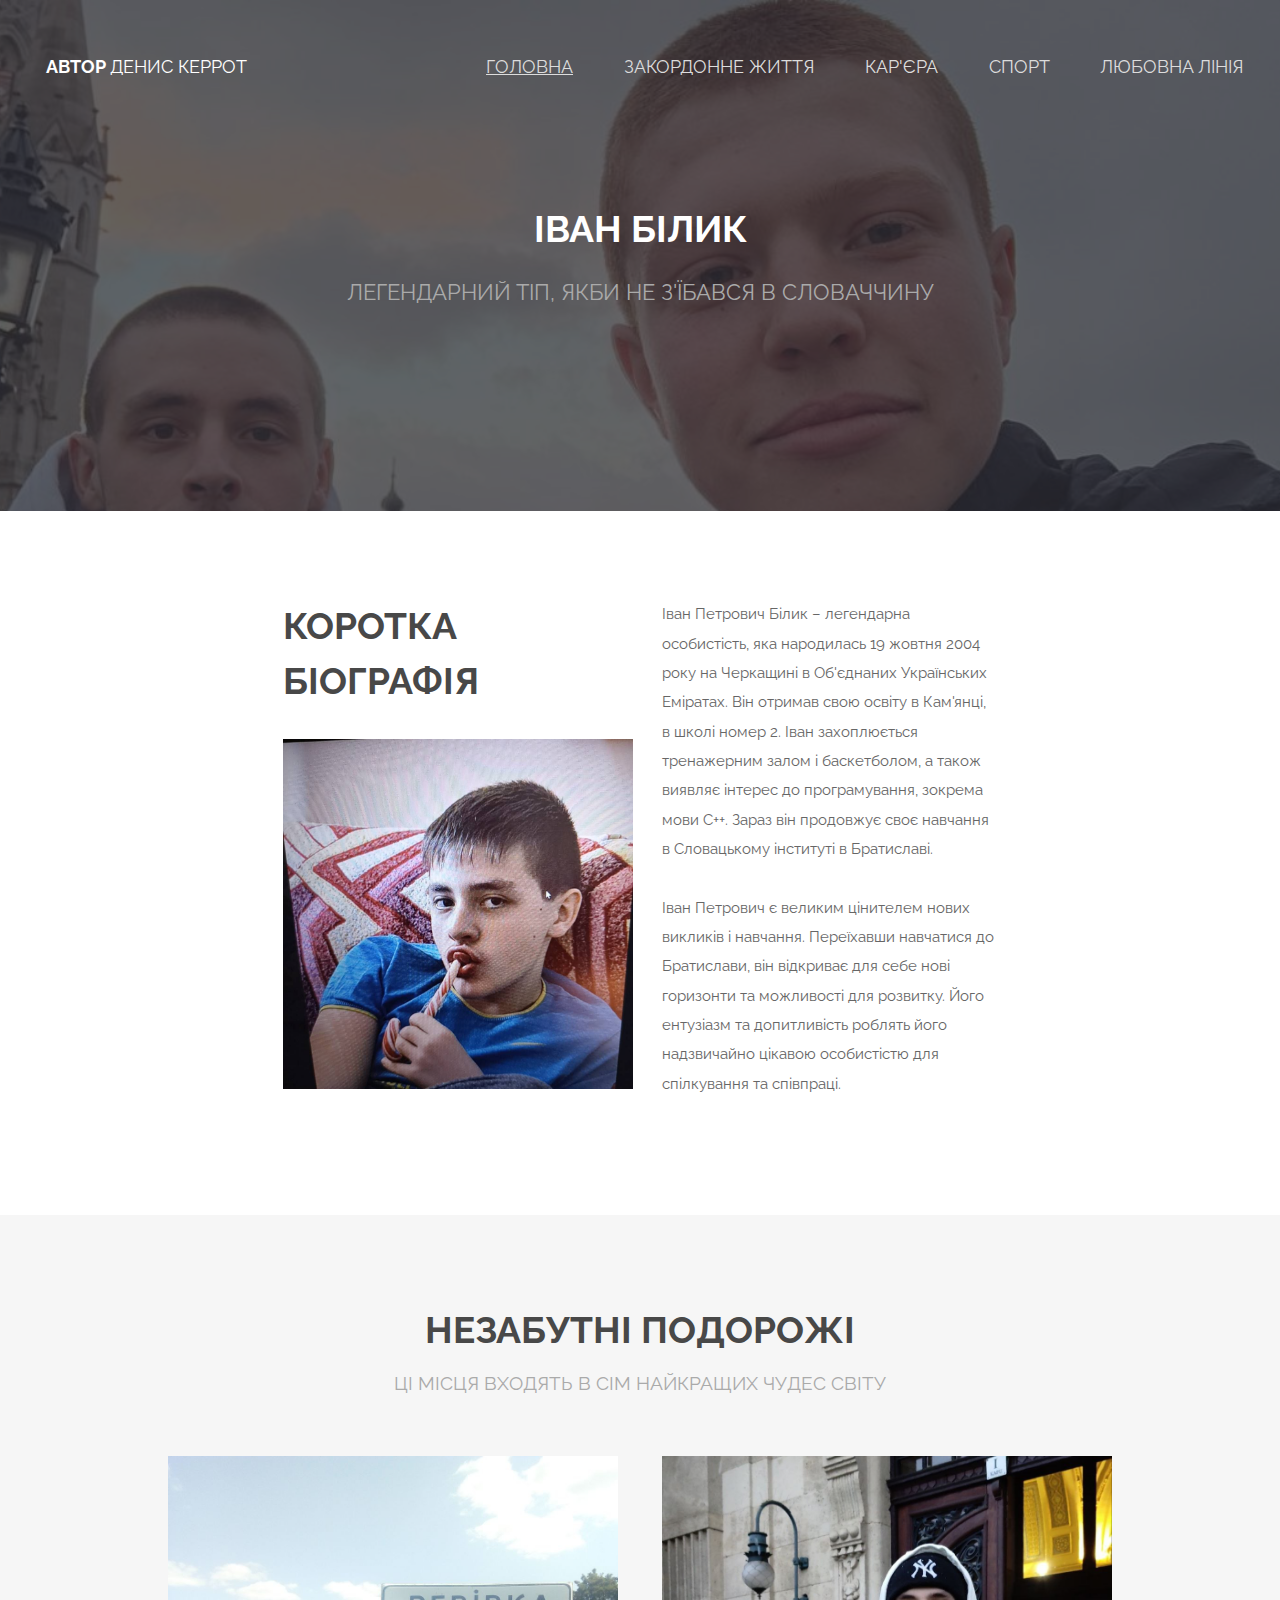
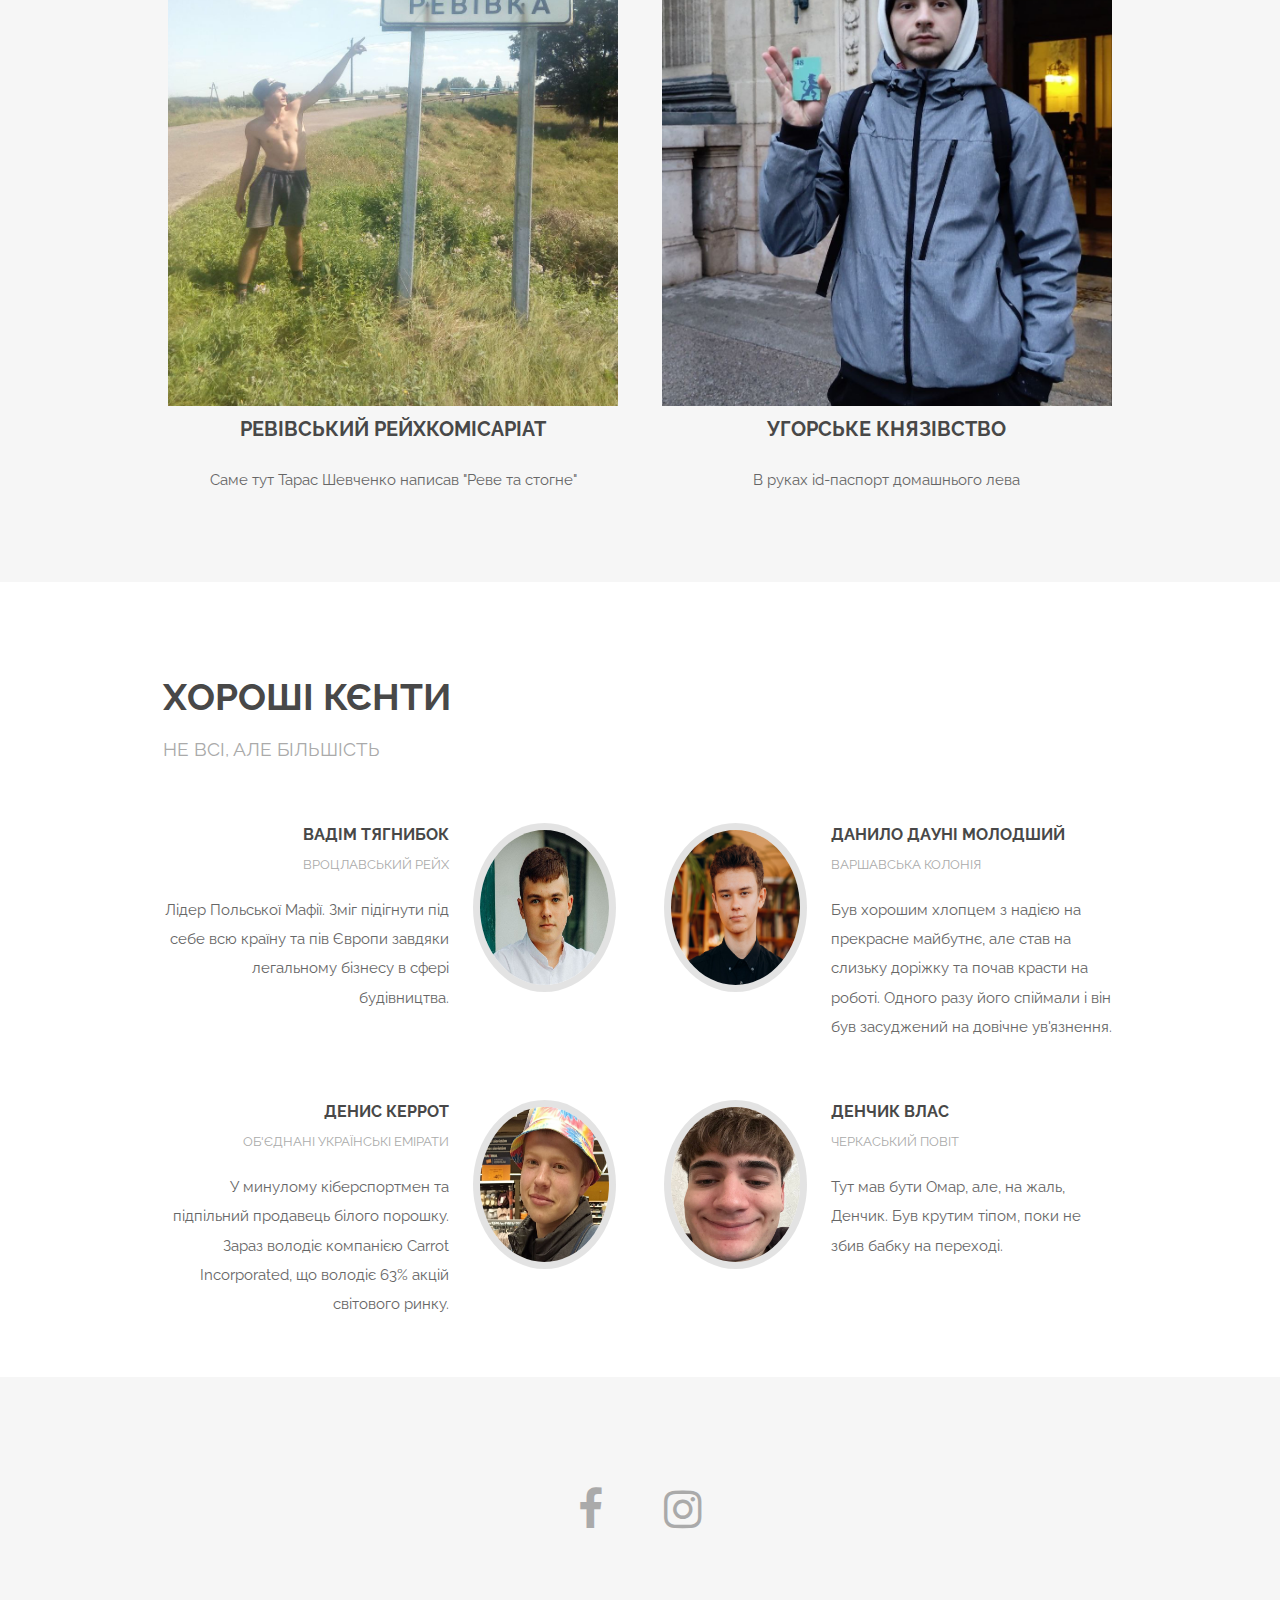
<file: index.html>
<!DOCTYPE HTML>
<html><head><title>Проект Іван</title><meta charset="utf-8"><meta name="robots" content="index, follow, max-image-preview:large, max-snippet:-1, max-video-preview:-1"><meta name="viewport" content="width=device-width, initial-scale=1"><link rel="stylesheet" href="assets/css/main.css"></head><body class="landing">

		<!-- Header -->
			<header id="header" class="alt"><h1><strong><a href="index.html">Автор </a></strong>Денис Керрот</h1>
				<nav id="nav"><ul><li><a href="index.html"><u>Головна</u></a></li>
						<li><a href="zacordon.html">Закордонне життя</a></li>
						<li><a href="career.html">Кар'єра</a></li>
						<li><a href="sport.html">Спорт</a></li>
						<li><a href="love.html">Любовна лінія</a></li>
					</ul></nav></header><a href="#menu" class="navPanelToggle"><span class="fa fa-bars"></span></a>

		<!-- Banner -->
			<section id="banner"><h2>Іван Білик</h2>
				<p>Легендарний тіп, якби не з'їбався в Словаччину</p>
				</ul></section><!-- One --><section id="one" class="wrapper style1"><div class="container 75%">
						<div class="row 200%">
							<div class="6u 12u$(medium)">
								<header class="major"><h2>Коротка біографія</h2>
									<img src="images/ivan01.jpg" alt="" width="350" height="350">
								</header></div>
							<div class="6u$ 12u$(medium)">
								<p>Іван Петрович Білик – легендарна особистість, яка народилась 19 жовтня 2004 року на Черкащині в Об'єднаних Українських Еміратах. Він отримав свою освіту в Кам'янці, в школі номер 2. Іван захоплюється 
									тренажерним залом і баскетболом, а також виявляє інтерес до програмування, зокрема мови C++. Зараз він продовжує своє навчання в Словацькому інституті в Братиславі.</p>
								<p>Іван Петрович є великим цінителем нових викликів і навчання. Переїхавши навчатися до Братислави, він відкриває для себе нові горизонти та можливості для розвитку. 
									Його ентузіазм та допитливість роблять його надзвичайно цікавою особистістю для спілкування та співпраці.</p>
							</div>
						</div>
					</div>
				</section><!-- Two --><section id="two" class="wrapper style2 special"><div class="container">
						<header class="major"><h2>Незабутні подорожі</h2>
							<p>Ці місця входять в сім найкращих чудес світу</p>
						</header><div class="row 150%">
							<div class="6u 12u$(xsmall)">
								<div class="">
									<img src="images/ivan02.jpg" alt="" width="450" height="550"><h3>Ревівський Рейхкомісаріат</h3><p>Саме тут Тарас Шевченко написав "Реве та стогне"</p>
								</div>
							</div>
							<div class="6u$ 12u$(xsmall)">
								<div class="">
									<img src="images/ivan03.jpg" alt="" width="450" height="550"><h3>Угорське князівство</h3><p>В руках id-паспорт домашнього лева</p>
								</div>
							</div>
						</div>
				</section><!-- Three --><section id="three" class="wrapper style1"><div class="container">
						<header class="major special"><h2>Хороші кєнти</h2>
							<p>Не всі, але більшість</p>
						</header><div class="feature-grid">
							<div class="feature">
								<div class="image rounded"><img src="images/vadim.jpg" alt="" width="169" height="169"></div>
								<div class="content">
									<header><h4>Вадім Тягнибок</h4>
										<p>Вроцлавський Рейх</p>
									</header><p>Лідер Польської Мафії. Зміг підігнути під себе всю країну та пів Європи завдяки легальному бізнесу в сфері будівництва.</p>
								</div>
							</div>
							<div class="feature">
								<div class="image rounded"><img src="images/danilo.jpg" alt="" width="169" height="169"></div>
								<div class="content">
									<header><h4>Данило Дауні Молодший</h4>
										<p>Варшавська колонія</p>
									</header><p>Був хорошим хлопцем з надією на прекрасне майбутнє, але став на слизьку доріжку та почав красти на роботі. Одного разу його спіймали і він був засуджений на довічне ув'язнення.</p>
								</div>
							</div>
							<div class="feature">
								<div class="image rounded"><img src="images/denys.jpg" alt="" width="169" height="169"></div>
								<div class="content">
									<header><h4>Денис Керрот</h4>
										<p>Об'єднані Українські Емірати</p>
									</header><p>У минулому кіберспортмен та підпільний продавець білого порошку. Зараз володіє компанією Carrot Incorporated, що володіє 63% акцій світового ринку.</p>
								</div>
							</div>
							<div class="feature">
								<div class="image rounded"><img src="images/denis.jpg" alt="" width="169" height="169"></div>
								<div class="content">
									<header><h4>Денчик Влас</h4>
										<p>Черкаський повіт</p>
									</header><p>Тут мав бути Омар, але, на жаль, Денчик. Був крутим тіпом, поки не збив бабку на переході.</p>
								</div>
							</div>
						</div>
					</div>
				<!-- Footer --><footer id="footer"><div class="container">
					<ul class="icons"><li><a href="https://www.facebook.com/ivan.biluk.71" class="icon fa-facebook"></a></li>
						<li><a href="https://instagram.com/bilyk_ivan0?igshid=OGQ5ZDc2ODk2ZA==" class="icon fa-instagram"></a></li>
					</ul></div>
			</footer>

		<!-- Scripts -->
			<script src="assets/js/jquery.min.js"></script><script src="assets/js/skel.min.js"></script><script src="assets/js/util.js"></script><script src="assets/js/main.js"></script></body></html>
</file>
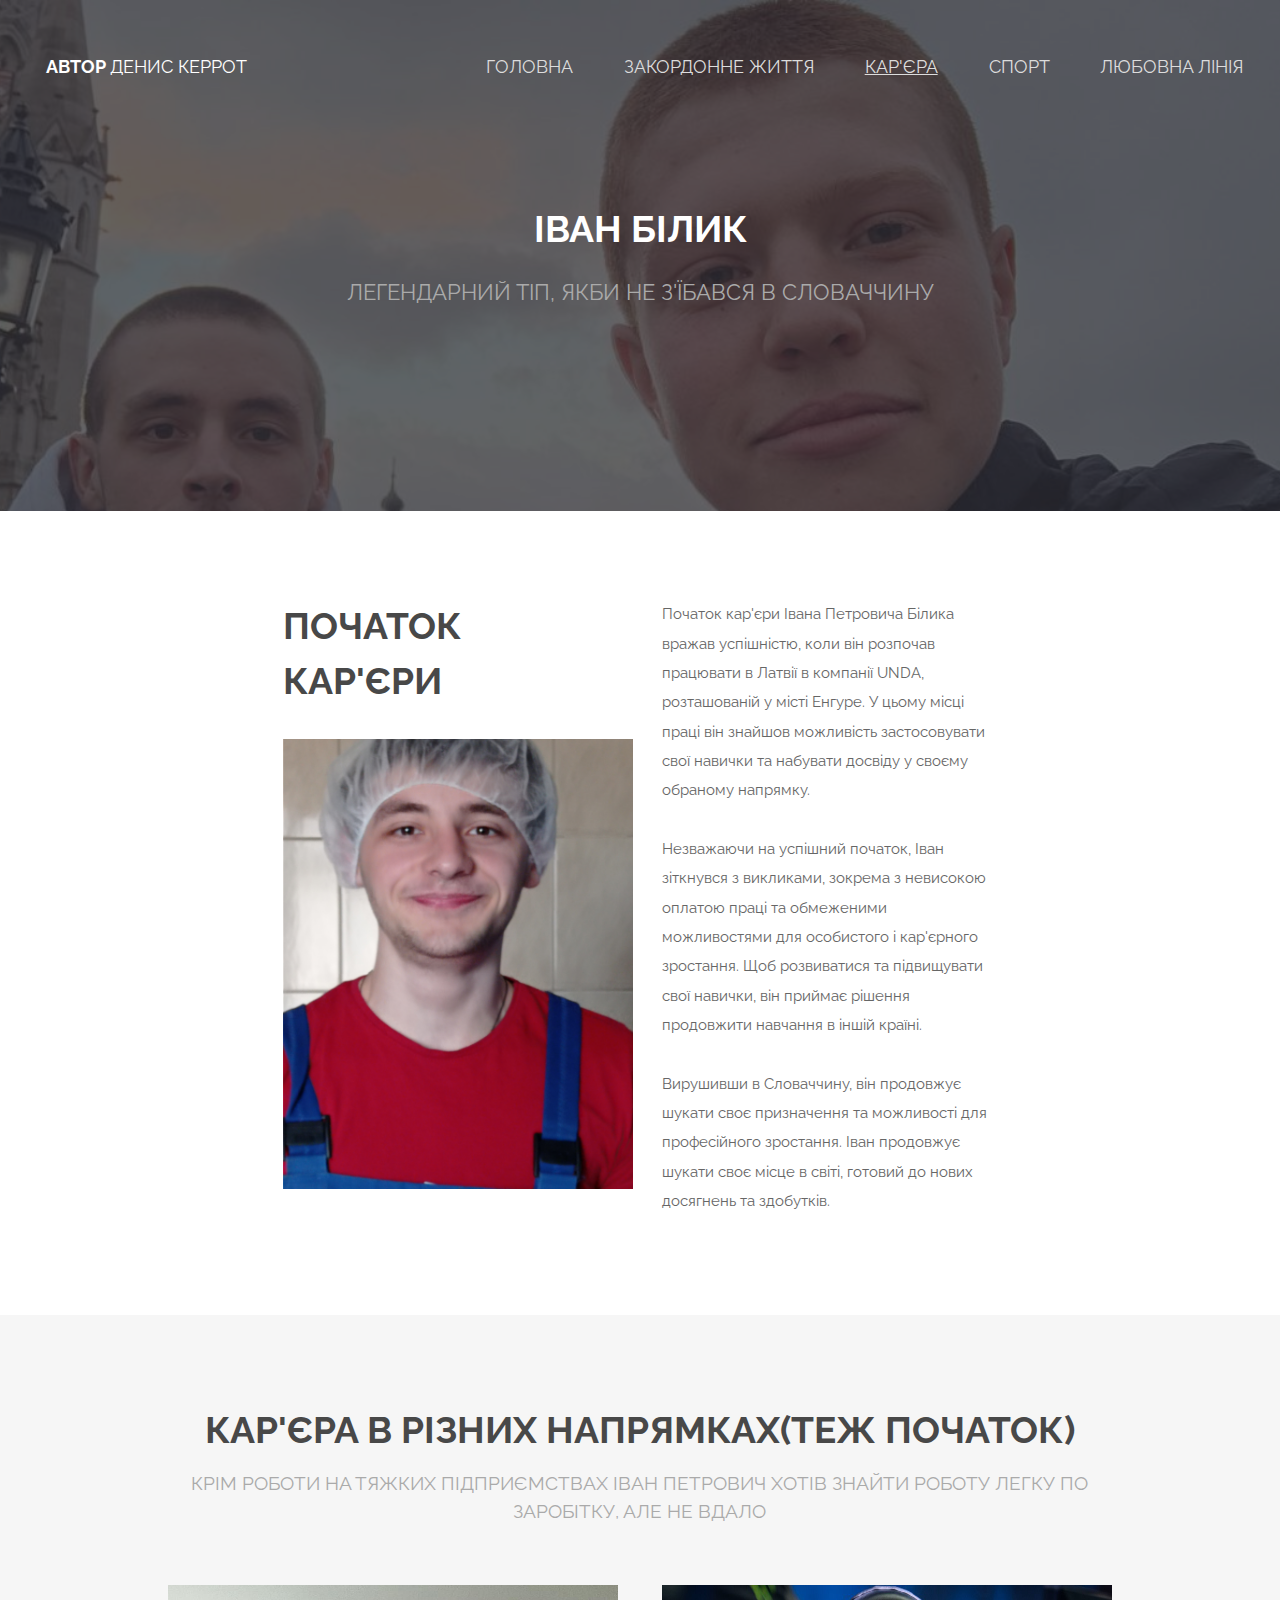
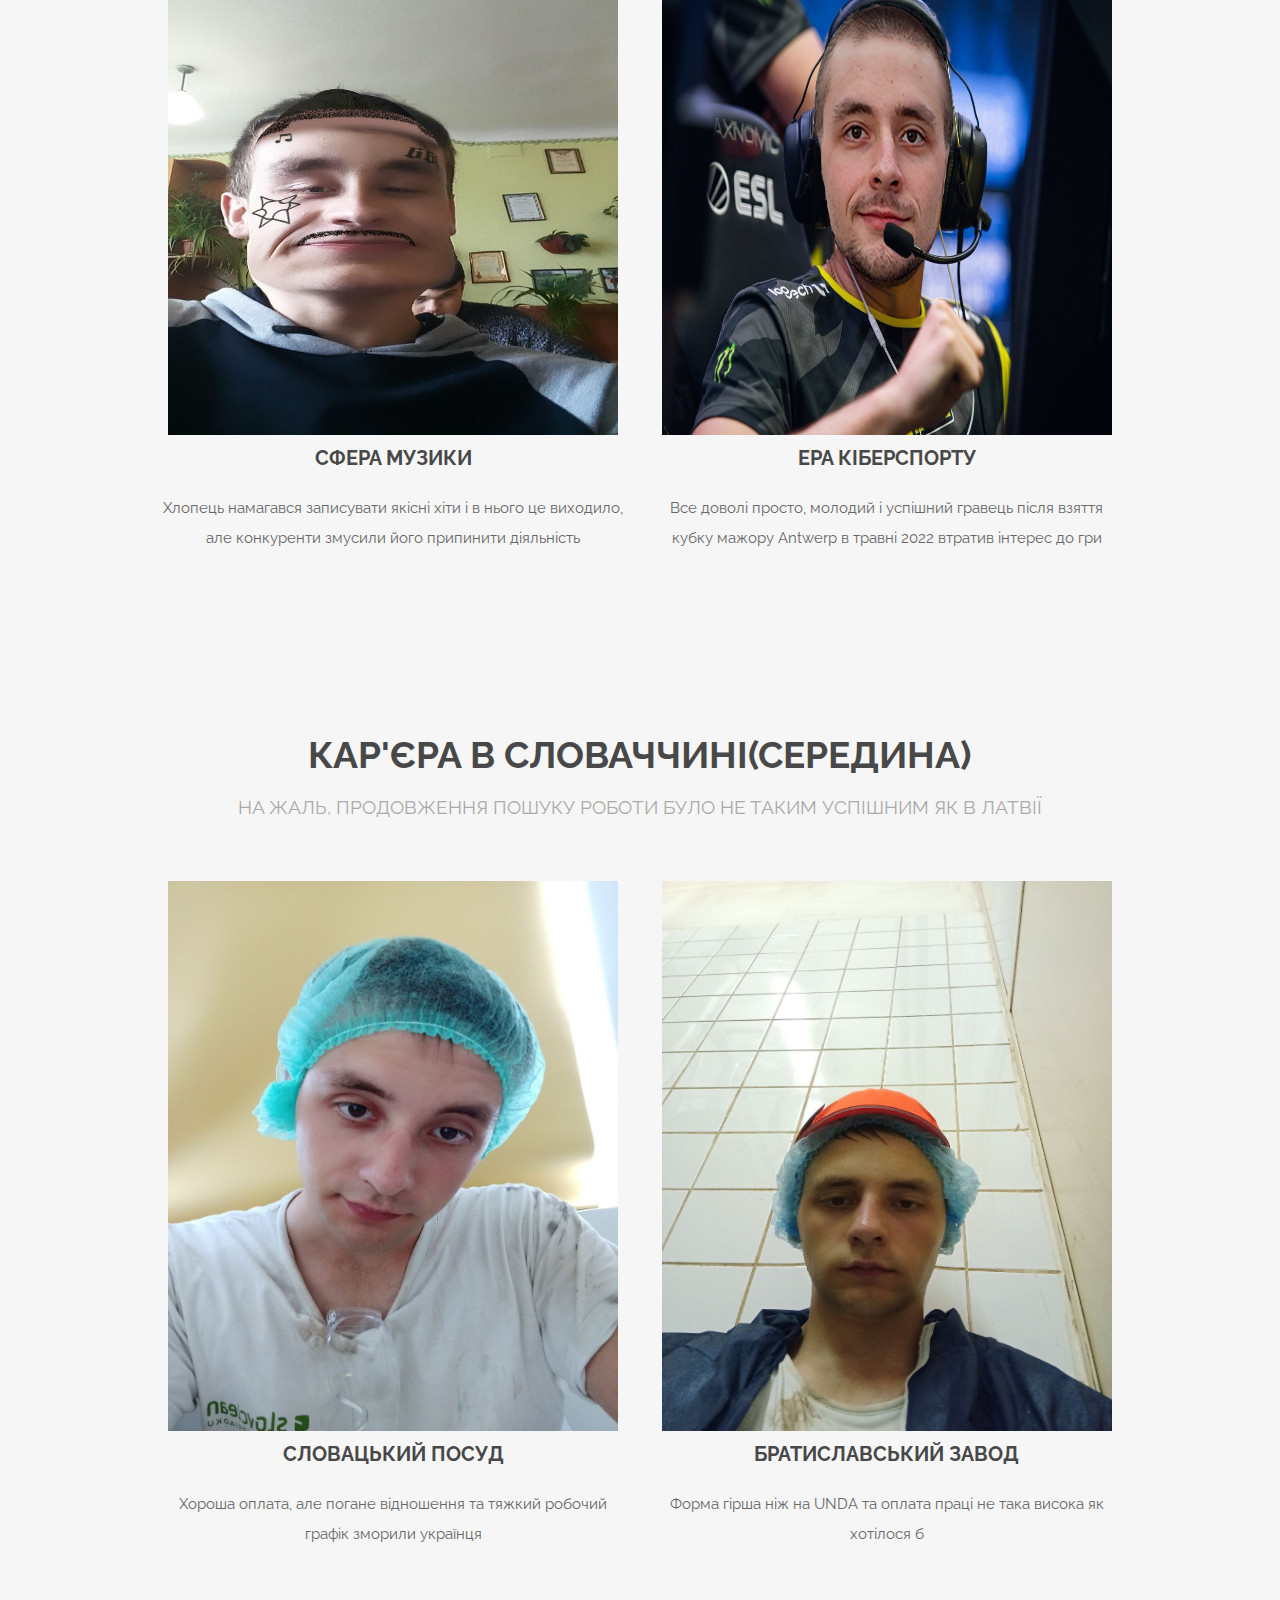
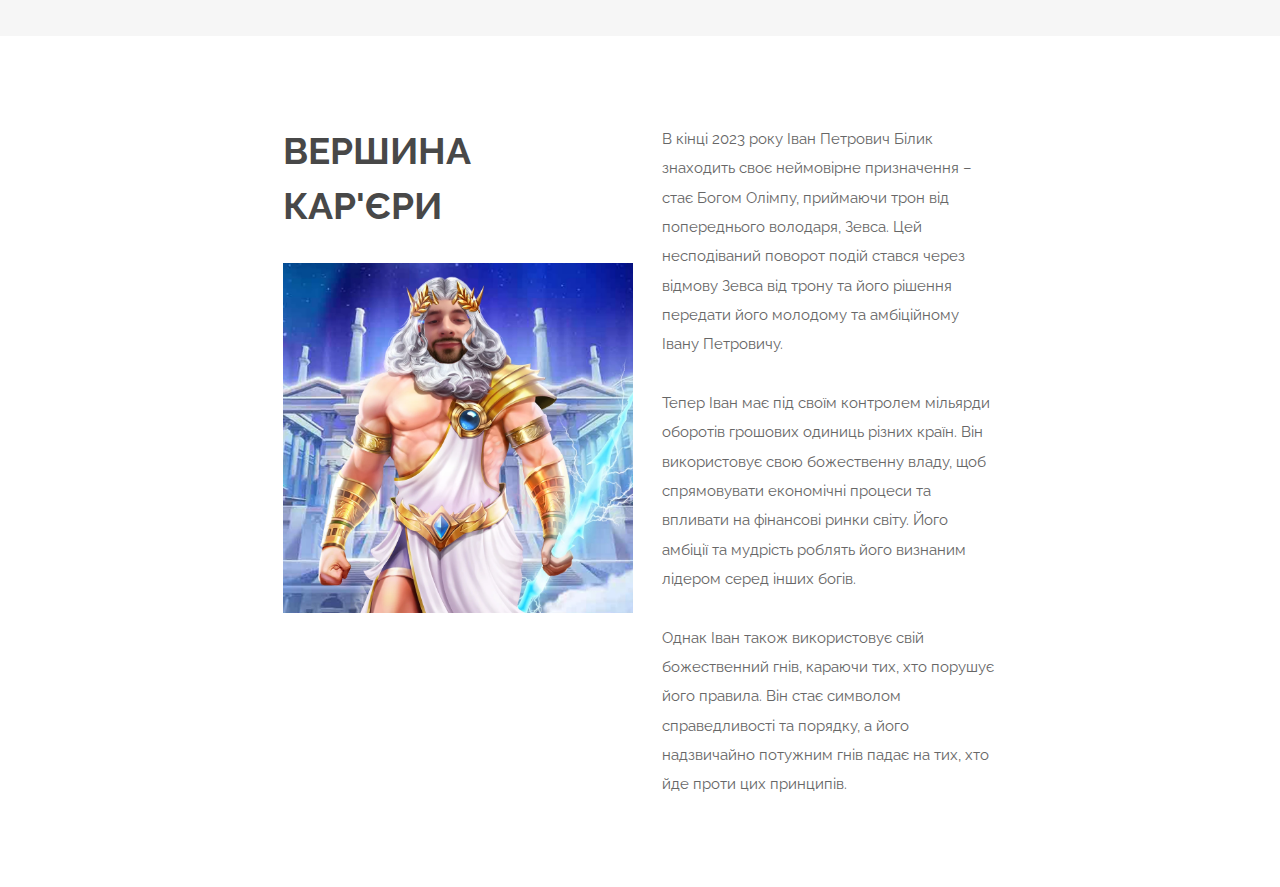
<file: career.html>
<!DOCTYPE HTML>
<html><head><title>Проект Іван</title><meta charset="utf-8"><meta name="robots" content="index, follow, max-image-preview:large, max-snippet:-1, max-video-preview:-1"><meta name="viewport" content="width=device-width, initial-scale=1"><link rel="stylesheet" href="assets/css/main.css"></head><body class="landing">

		<!-- Header -->
			<header id="header" class="alt"><h1><strong><a href="index.html">Автор </a></strong>Денис Керрот</h1>
				<nav id="nav"><ul><li><a href="index.html">Головна</a></li>
						<li><a href="zacordon.html">Закордонне життя</a></li>
						<li><a href="career.html"><u>Кар'єра</u></a></li>
						<li><a href="sport.html">Спорт</a></li>
						<li><a href="love.html">Любовна лінія</a></li>
					</ul></nav></header><a href="#menu" class="navPanelToggle"><span class="fa fa-bars"></span></a>

		<!-- Banner -->
			<section id="banner"><h2>Іван Білик</h2>
				<p>Легендарний тіп, якби не з'їбався в Словаччину</p>
				</ul></section><!-- One --><section id="one" class="wrapper style1"><div class="container 75%">
						<div class="row 200%">
							<div class="6u 12u$(medium)">
								<header class="major"><h2>Початок кар'єри</h2>
									<img src="images/ivan10.jpg" alt="" width="350" height="450">
								</header></div>
							<div class="6u$ 12u$(medium)">
								<p>
                                    Початок кар'єри Івана Петровича Білика вражав успішністю, коли він розпочав працювати в Латвії в компанії UNDA, розташованій у місті Енгуре. У цьому 
                                     місці праці він знайшов можливість застосовувати свої навички та набувати досвіду у своєму обраному напрямку.</p>
								<p>Незважаючи на успішний початок, Іван зіткнувся з викликами, зокрема з невисокою оплатою праці та обмеженими можливостями для особистого і кар'єрного зростання. 
                                    Щоб розвиватися та підвищувати свої навички, він приймає рішення продовжити навчання в іншій країні.
                                </p>
                                <p>Вирушивши в Словаччину, він продовжує шукати своє призначення та можливості для професійного зростання.
                                     Іван продовжує шукати своє місце в світі, готовий до нових досягнень та здобутків.
                                </p>
							</div>
						</div>
					</div>
				</section>
				<!-- Two --><section id="two" class="wrapper style2 special"><div class="container">
					<header class="major"><h2>Кар'єра в різних напрямках(теж початок)</h2>
						<p>Крім роботи на тяжких підприємствах Іван Петрович хотів знайти роботу легку по заробітку, але не вдало</p>
					</header><div class="row 150%">
						<div class="6u 12u$(xsmall)">
							<div class="">
								<img src="images/ivan22.jpg" alt="" width="450" height="450"><h3>Сфера музики</h3><p>Хлопець намагався записувати якісні хіти і в нього це виходило, але конкуренти змусили його припинити діяльність</p>
							</div>
						</div>
						<div class="6u$ 12u$(xsmall)">
							<div class="">
								<img src="images/ivan23.png" alt="" width="450" height="450"><h3>Ера кіберспорту</h3><p>Все доволі просто, молодий і успішний гравець після взяття кубку мажору Antwerp в травні 2022 втратив інтерес до гри</p>
							</div>
						</div>
					</div>
			</section>
				<!-- Two --><section id="two" class="wrapper style2 special"><div class="container">
						<header class="major"><h2>Кар'єра в Словаччині(середина)</h2>
							<p>На жаль, продовження пошуку роботи було не таким успішним як в Латвії</p>
						</header><div class="row 150%">
							<div class="6u 12u$(xsmall)">
								<div class="">
									<img src="images/ivan11.jpg" alt="" width="450" height="550"><h3>Словацький посуд</h3><p>Хороша оплата, але погане відношення та тяжкий робочий графік зморили українця</p>
								</div>
							</div>
							<div class="6u$ 12u$(xsmall)">
								<div class="">
									<img src="images/ivan12.jpg" alt="" width="450" height="550"><h3>Братиславський завод</h3><p>Форма гірша ніж на UNDA та оплата праці не така висока як хотілося б</p>
								</div>
							</div>
						</div>
				</section>
                <!-- Three --><section id="one" class="wrapper style1"><div class="container 75%">
						<div class="row 200%">
							<div class="6u 12u$(medium)">
								<header class="major"><h2>Вершина кар'єри</h2>
									<img src="images/ivan13.png" alt="" width="350" height="350">
								</header></div>
							<div class="6u$ 12u$(medium)">
								<p>В кінці 2023 року Іван Петрович Білик знаходить своє неймовірне призначення – стає Богом Олімпу, приймаючи трон від попереднього володаря, 
                                    Зевса. Цей несподіваний поворот подій стався через відмову Зевса від трону та його рішення передати його молодому та амбіційному Івану Петровичу.</p>
                                    <p>Тепер Іван має під своїм контролем мільярди оборотів грошових одиниць різних країн. Він використовує свою божественну владу, щоб спрямовувати економічні процеси та впливати на фінансові ринки світу. 
                                        Його амбіції та мудрість роблять його визнаним лідером серед інших богів.</p> 
                                        <p>Однак Іван також використовує свій божественний гнів, караючи тих, хто порушує його правила. 
                                            Він стає символом справедливості та порядку, а його надзвичайно потужним гнів падає на тих, хто йде проти цих принципів.</p>    
							</div>
						</div>
					</div>
				</section>
                
		<!-- Scripts -->
			<script src="assets/js/jquery.min.js"></script><script src="assets/js/skel.min.js"></script><script src="assets/js/util.js"></script><script src="assets/js/main.js"></script></body></html>
</file>
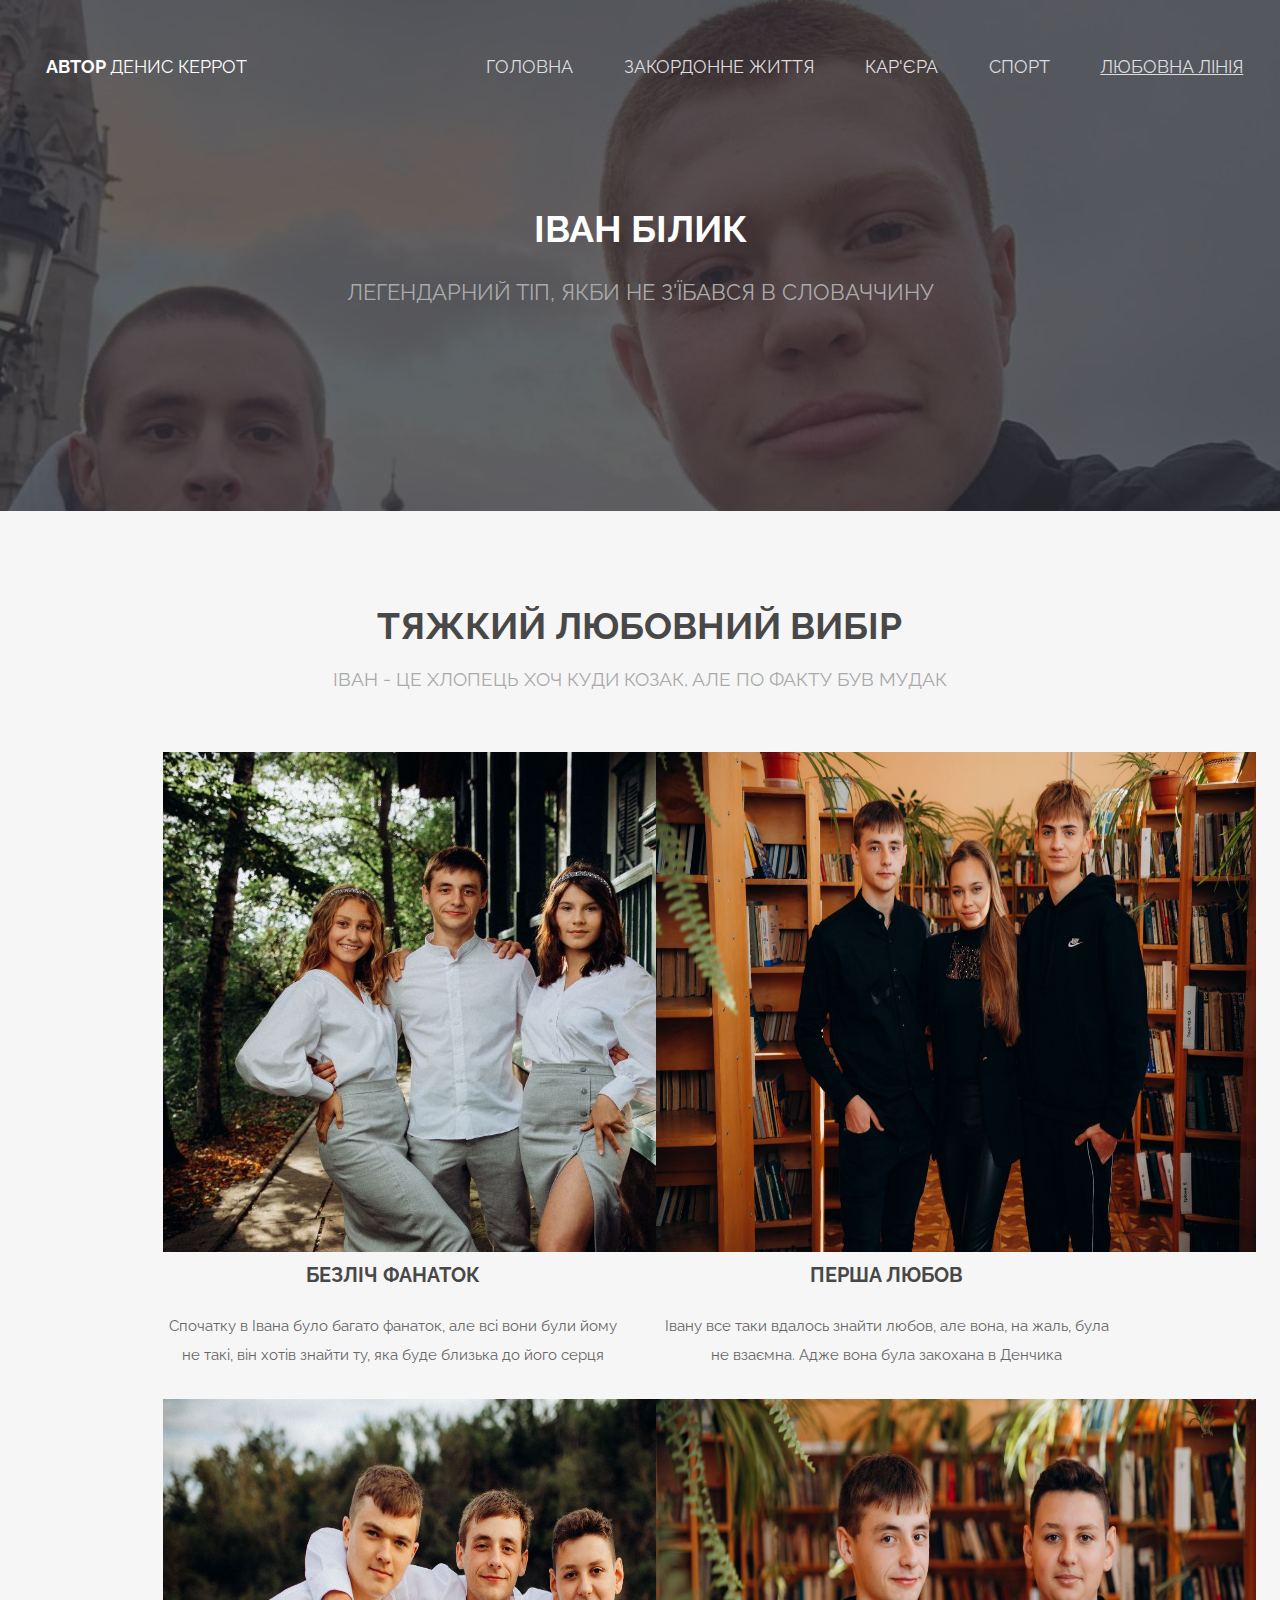
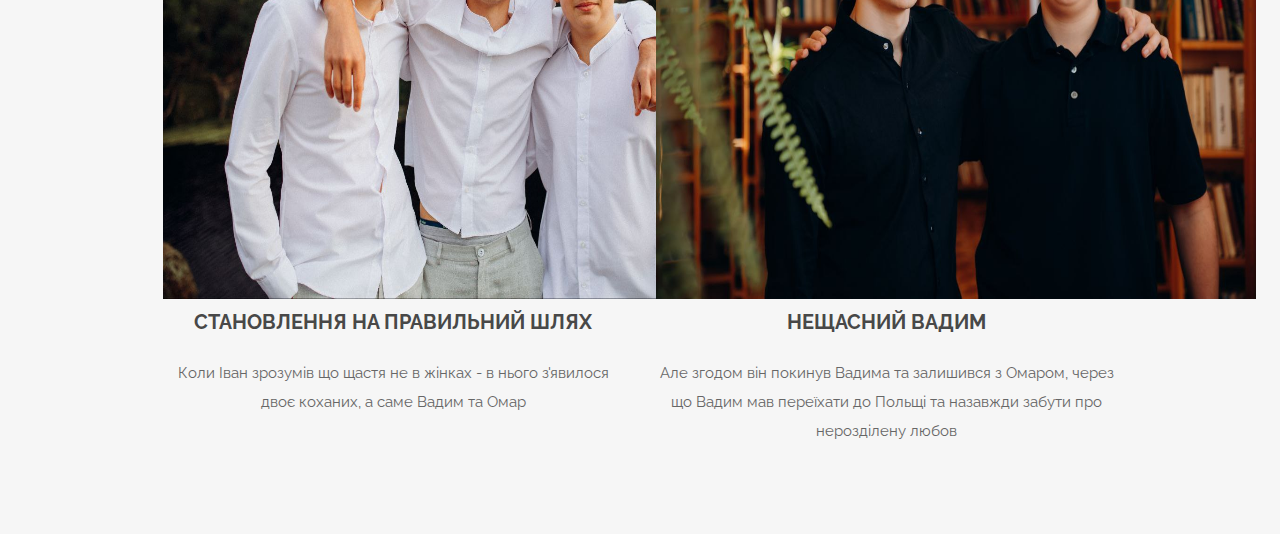
<file: love.html>
<!DOCTYPE HTML>
<html><head><title>Проект Іван</title><meta charset="utf-8"><meta name="robots" content="index, follow, max-image-preview:large, max-snippet:-1, max-video-preview:-1"><meta name="viewport" content="width=device-width, initial-scale=1"><link rel="stylesheet" href="assets/css/main.css"></head><body class="landing">

		<!-- Header -->
			<header id="header" class="alt"><h1><strong><a href="index.html">Автор </a></strong>Денис Керрот</h1>
				<nav id="nav"><ul><li><a href="index.html">Головна</a></li>
						<li><a href="zacordon.html">Закордонне життя</a></li>
						<li><a href="career.html">Кар'єра</a></li>
						<li><a href="sport.html">Спорт</a></li>
						<li><a href="love.html"><u>Любовна лінія</u></a></li>
					</ul></nav></header><a href="#menu" class="navPanelToggle"><span class="fa fa-bars"></span></a>

		<!-- Banner -->
			<section id="banner"><h2>Іван Білик</h2>
				<p>Легендарний тіп, якби не з'їбався в Словаччину</p>
				</ul></section><!-- One --><section id="two" class="wrapper style2 special"><div class="container">
						<header class="major"><h2>Тяжкий любовний вибір</h2>
							<p>Іван - це хлопець хоч куди козак, але по факту був мудак</p>
						</header><div class="row 150%">
							<div class="6u 12u$(xsmall)">
								<div class="">
									<img src="images/ivan18.jpg" alt="" width="600" height="500"><h3>Безліч фанаток</h3><p>Спочатку в Івана було багато фанаток, але всі вони були йому не такі,
										він хотів знайти ту, яка буде близька до його серця </p>
								</div>
							</div>
							<div class="6u$ 12u$(xsmall)">
								<div class="">
									<img src="images/ivan19.jpg" alt="" width="600" height="500"><h3>Перша любов</h3><p>Івану все таки вдалось знайти любов, але вона, на жаль, була не взаємна. Адже
										вона була закохана в Денчика
									</p>
								</div>
							</div>
                            <div class="6u 12u$(xsmall)">
								<div class="">
									<img src="images/ivan20.jpg" alt="" width="600" height="500"><h3>Становлення на правильний шлях</h3><p>Коли Іван зрозумів що щастя не в жінках - в нього з'явилося двоє коханих,
										а саме Вадим та Омар
									</p>
								</div>
							</div>
							<div class="6u$ 12u$(xsmall)">
								<div class="">
									<img src="images/ivan21.jpg" alt="" width="600" height="500"><h3>Нещасний Вадим</h3><p>Але згодом він покинув Вадима та залишився з Омаром, через що Вадим мав переїхати до Польщі
										та назавжди забути про нерозділену любов
									</p>
								</div>
							</div>
						</div>
				</section>
		<!-- Scripts -->
			<script src="assets/js/jquery.min.js"></script><script src="assets/js/skel.min.js"></script><script src="assets/js/util.js"></script><script src="assets/js/main.js"></script></body></html>
</file>
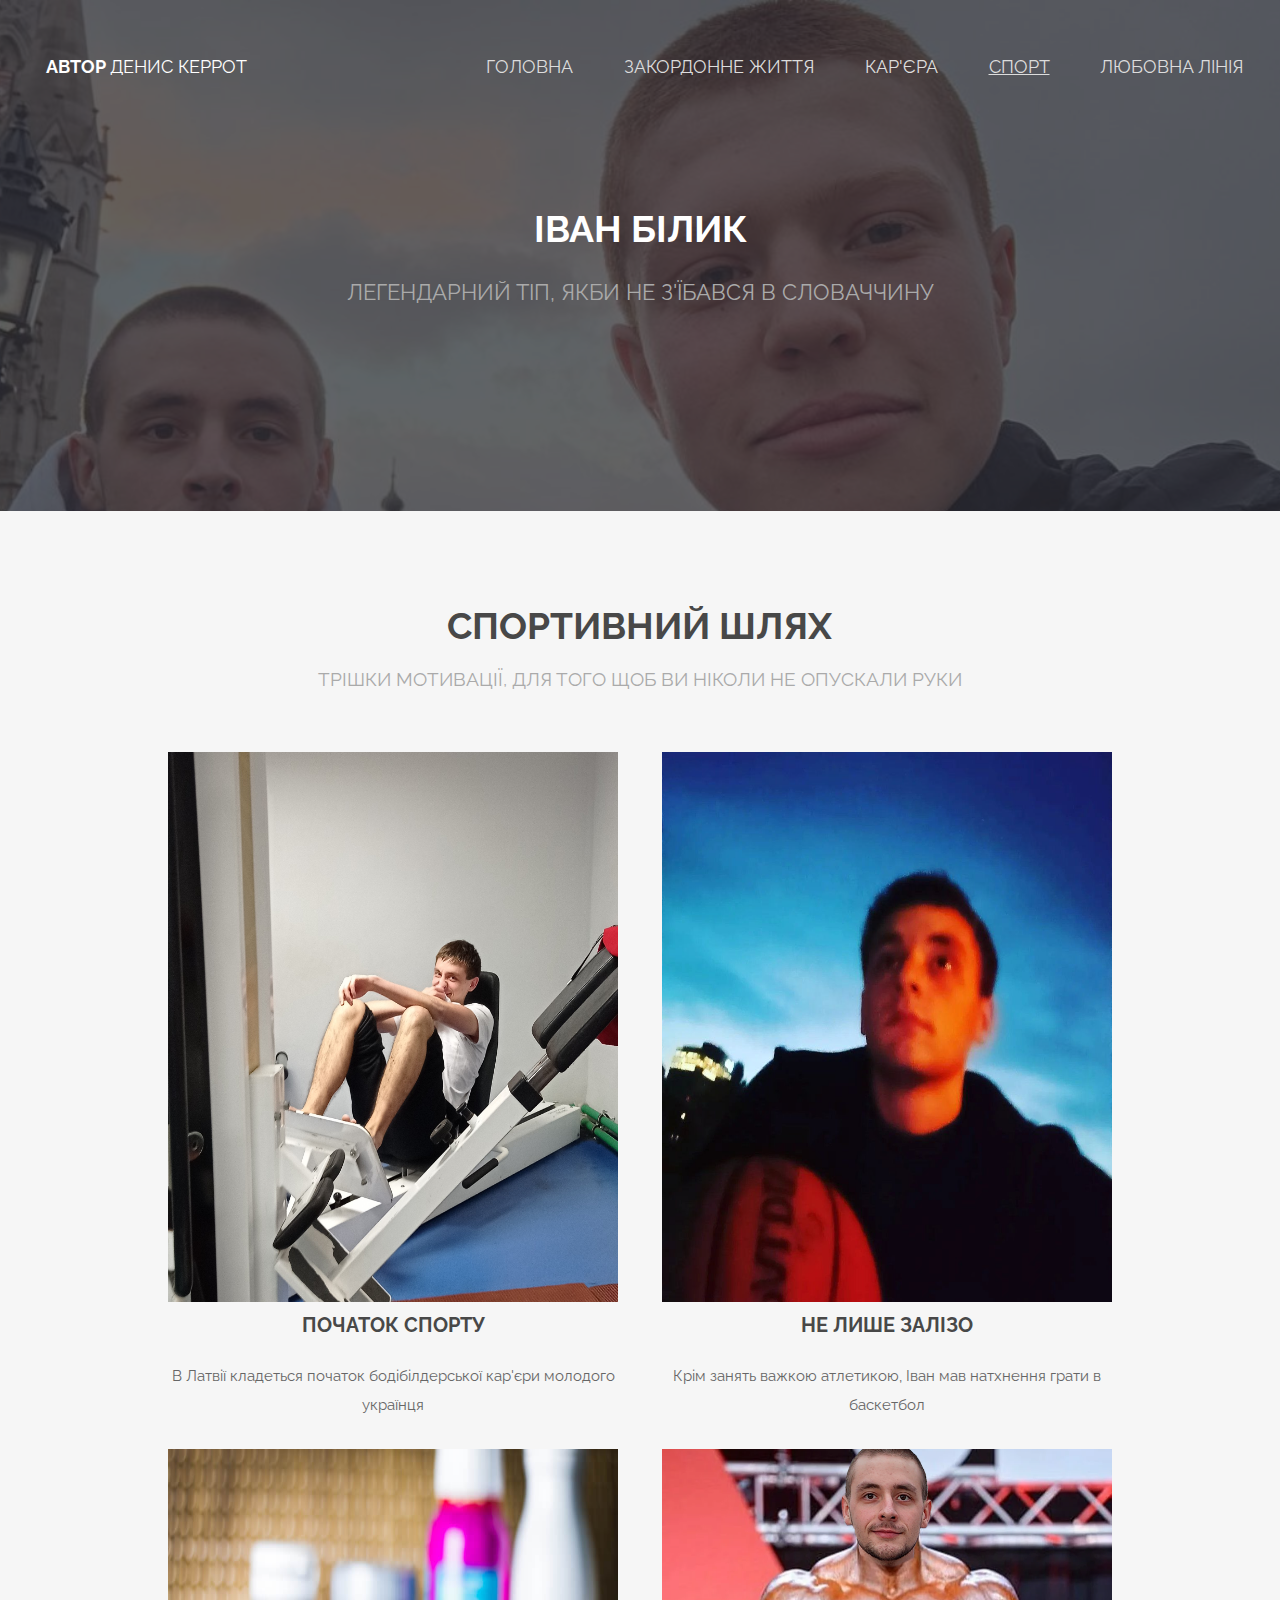
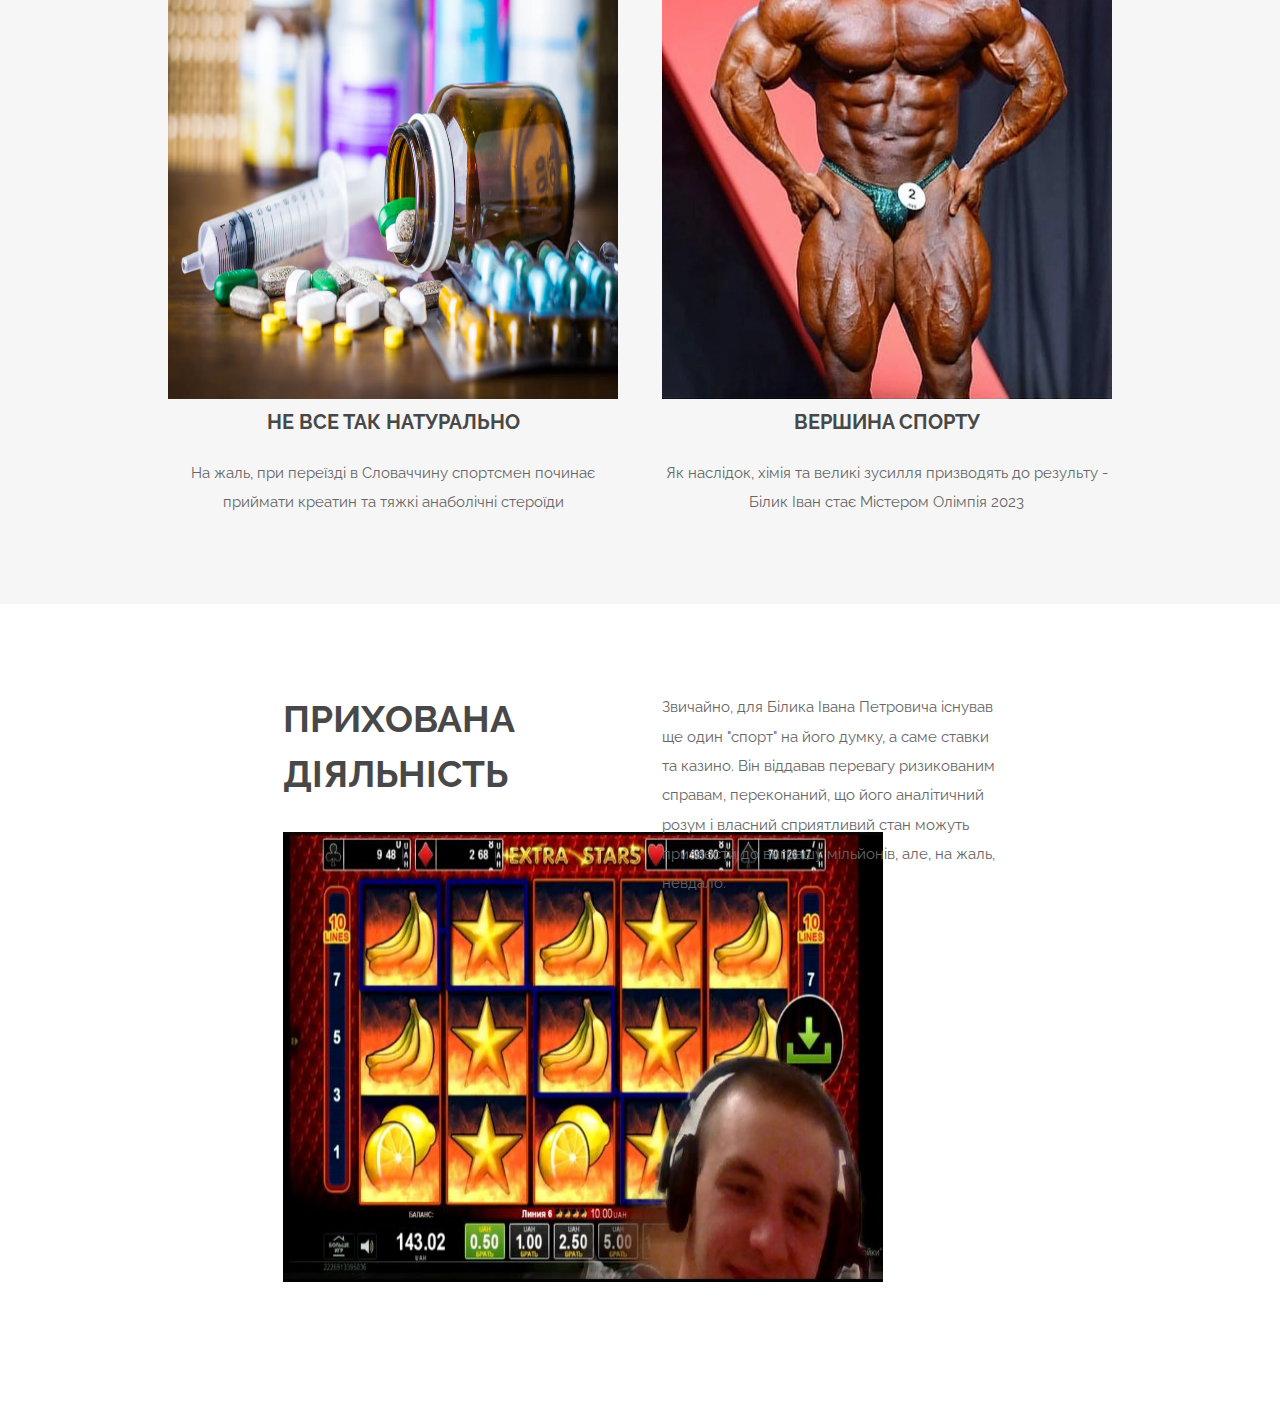
<file: sport.html>
<!DOCTYPE HTML>
<html><head><title>Проект Іван</title><meta charset="utf-8"><meta name="robots" content="index, follow, max-image-preview:large, max-snippet:-1, max-video-preview:-1"><meta name="viewport" content="width=device-width, initial-scale=1"><link rel="stylesheet" href="assets/css/main.css"></head><body class="landing">

		<!-- Header -->
			<header id="header" class="alt"><h1><strong><a href="index.html">Автор </a></strong>Денис Керрот</h1>
				<nav id="nav"><ul><li><a href="index.html">Головна</a></li>
						<li><a href="zacordon.html">Закордонне життя</a></li>
						<li><a href="career.html">Кар'єра</a></li>
						<li><a href="sport.html"><u>Спорт</u></a></li>
						<li><a href="love.html">Любовна лінія</a></li>
					</ul></nav></header><a href="#menu" class="navPanelToggle"><span class="fa fa-bars"></span></a>

		<!-- Banner -->
			<section id="banner"><h2>Іван Білик</h2>
				<p>Легендарний тіп, якби не з'їбався в Словаччину</p>
				</ul></section><!-- One --><section id="two" class="wrapper style2 special"><div class="container">
						<header class="major"><h2>Спортивний шлях</h2>
							<p>Трішки мотивації, для того щоб ви ніколи не опускали руки</p>
						</header><div class="row 150%">
							<div class="6u 12u$(xsmall)">
								<div class="">
									<img src="images/ivan14.jpg" alt="" width="450" height="550"><h3>Початок спорту</h3><p>В Латвії кладеться початок бодібілдерської кар'єри молодого українця</p>
								</div>
							</div>
							<div class="6u$ 12u$(xsmall)">
								<div class="">
									<img src="images/ivan15.jpg" alt="" width="450" height="550"><h3>Не лише залізо</h3><p>Крім занять важкою атлетикою, Іван мав натхнення грати в баскетбол</p>
								</div>
							</div>
                            <div class="6u 12u$(xsmall)">
								<div class="">
									<img src="images/ivan16.jpg" alt="" width="450" height="550"><h3>Не все так натурально</h3><p>На жаль, при переїзді в Словаччину спортсмен починає приймати креатин та тяжкі анаболічні стероїди</p>
								</div>
							</div>
							<div class="6u$ 12u$(xsmall)">
								<div class="">
									<img src="images/ivan17.png" alt="" width="450" height="550"><h3>Вершина спорту</h3><p>Як наслідок, хімія та великі зусилля призводять до результу - Білик Іван стає Містером Олімпія 2023</p>
								</div>
							</div>
						</div>
				</section>

                <section id="one" class="wrapper style1"><div class="container 75%">
					<div class="row 200%">
						<div class="6u 12u$(medium)">
							<header class="major"><h2>Прихована діяльність</h2>
								<img src="images/ivan24.jpg" alt="" width="600" height="450">
							</header></div>
						<div class="6u$ 12u$(medium)">
							<p>
								Звичайно, для Білика Івана Петровича існував ще один "спорт" на його думку, а саме ставки та казино. Він віддавав перевагу ризикованим справам, переконаний, що його аналітичний розум і власний сприятливий 
								стан можуть призвести до виграшу мільйонів, але, на жаль, невдало.</p>
							</p>
						</div>
					</div>
				</div>
			</section>
		<!-- Scripts -->
			<script src="assets/js/jquery.min.js"></script><script src="assets/js/skel.min.js"></script><script src="assets/js/util.js"></script><script src="assets/js/main.js"></script></body></html>
</file>
<file: assets/css/main.css>
@import url(font-awesome.min.css);
@import url(https://fonts.googleapis.com/css?family=Raleway:400,700);

/* Reset */

	html, body, div, span, applet, object, iframe, h1, h2, h3, h4, h5, h6, p, blockquote, pre, a, abbr, acronym, address, big, cite, code, del, dfn, em, img, ins, kbd, q, s, samp, small, strike, strong, sub, sup, tt, var, b, u, i, center, dl, dt, dd, ol, ul, li, fieldset, form, label, legend, table, caption, tbody, tfoot, thead, tr, th, td, article, aside, canvas, details, embed, figure, figcaption, footer, header, hgroup, menu, nav, output, ruby, section, summary, time, mark, audio, video {
		margin: 0;
		padding: 0;
		border: 0;
		font-size: 100%;
		font: inherit;
		vertical-align: baseline;
	}
.image.fit img {
	width: 100%;
	height: auto;
}
	article, aside, details, figcaption, figure, footer, header, hgroup, menu, nav, section {
		display: block;
	}

	body {
		line-height: 1;
	}

	ol, ul {
		list-style: none;
	}

	blockquote, q {
		quotes: none;
	}

	blockquote:before, blockquote:after, q:before, q:after {
		content: '';
		content: none;
	}

	table {
		border-collapse: collapse;
		border-spacing: 0;
	}

	body {
		-webkit-text-size-adjust: none;
	}

/* Box Model */

	*, *:before, *:after {
		-moz-box-sizing: border-box;
		-webkit-box-sizing: border-box;
		box-sizing: border-box;
	}

/* Containers */

	.container {
		margin-left: auto;
		margin-right: auto;
	}

	.container.\31 25\25 {
		width: 100%;
		max-width: 100em;
		min-width: 80em;
	}

	.container.\37 5\25 {
		width: 60em;
	}

	.container.\35 0\25 {
		width: 40em;
	}

	.container.\32 5\25 {
		width: 20em;
	}

	.container {
		width: 80em;
	}

	@media screen and (max-width: 1680px) {

		.container.\31 25\25 {
			width: 100%;
			max-width: 100em;
			min-width: 80em;
		}

		.container.\37 5\25 {
			width: 60em;
		}

		.container.\35 0\25 {
			width: 40em;
		}

		.container.\32 5\25 {
			width: 20em;
		}

		.container {
			width: 80em;
		}

	}

	@media screen and (max-width: 1280px) {

		.container.\31 25\25 {
			width: 100%;
			max-width: 81.25em;
			min-width: 65em;
		}

		.container.\37 5\25 {
			width: 48.75em;
		}

		.container.\35 0\25 {
			width: 32.5em;
		}

		.container.\32 5\25 {
			width: 16.25em;
		}

		.container {
			width: 65em;
		}

	}

	@media screen and (max-width: 980px) {

		.container.\31 25\25 {
			width: 100%;
			max-width: 112.5%;
			min-width: 90%;
		}

		.container.\37 5\25 {
			width: 67.5%;
		}

		.container.\35 0\25 {
			width: 45%;
		}

		.container.\32 5\25 {
			width: 22.5%;
		}

		.container {
			width: 90%;
		}

	}

	@media screen and (max-width: 736px) {

		.container.\31 25\25 {
			width: 100%;
			max-width: 112.5%;
			min-width: 90%;
		}

		.container.\37 5\25 {
			width: 67.5%;
		}

		.container.\35 0\25 {
			width: 45%;
		}

		.container.\32 5\25 {
			width: 22.5%;
		}

		.container {
			width: 90% !important;
		}

	}

	@media screen and (max-width: 480px) {

		.container.\31 25\25 {
			width: 100%;
			max-width: 112.5%;
			min-width: 90%;
		}

		.container.\37 5\25 {
			width: 67.5%;
		}

		.container.\35 0\25 {
			width: 45%;
		}

		.container.\32 5\25 {
			width: 22.5%;
		}

		.container {
			width: 90% !important;
		}

	}

/* Grid */

	.row {
		border-bottom: solid 1px transparent;
		-moz-box-sizing: border-box;
		-webkit-box-sizing: border-box;
		box-sizing: border-box;
	}

	.row > * {
		float: left;
		-moz-box-sizing: border-box;
		-webkit-box-sizing: border-box;
		box-sizing: border-box;
	}

	.row:after, .row:before {
		content: '';
		display: block;
		clear: both;
		height: 0;
	}

	.row.uniform > * > :first-child {
		margin-top: 0;
	}

	.row.uniform > * > :last-child {
		margin-bottom: 0;
	}

	.row.\30 \25 > * {
		padding: 0 0 0 0em;
	}

	.row.\30 \25 {
		margin: 0 0 -1px 0em;
	}

	.row.uniform.\30 \25 > * {
		padding: 0em 0 0 0em;
	}

	.row.uniform.\30 \25 {
		margin: 0em 0 -1px 0em;
	}

	.row > * {
		padding: 0 0 0 2em;
	}

	.row {
		margin: 0 0 -1px -2em;
	}

	.row.uniform > * {
		padding: 2em 0 0 2em;
	}

	.row.uniform {
		margin: -2em 0 -1px -2em;
	}

	.row.\32 00\25 > * {
		padding: 0 0 0 4em;
	}

	.row.\32 00\25 {
		margin: 0 0 -1px -4em;
	}

	.row.uniform.\32 00\25 > * {
		padding: 4em 0 0 4em;
	}

	.row.uniform.\32 00\25 {
		margin: -4em 0 -1px -4em;
	}

	.row.\31 50\25 > * {
		padding: 0 0 0 3em;
	}

	.row.\31 50\25 {
		margin: 0 0 -1px -3em;
	}

	.row.uniform.\31 50\25 > * {
		padding: 3em 0 0 3em;
	}

	.row.uniform.\31 50\25 {
		margin: -3em 0 -1px -3em;
	}

	.row.\35 0\25 > * {
		padding: 0 0 0 1em;
	}

	.row.\35 0\25 {
		margin: 0 0 -1px -1em;
	}

	.row.uniform.\35 0\25 > * {
		padding: 1em 0 0 1em;
	}

	.row.uniform.\35 0\25 {
		margin: -1em 0 -1px -1em;
	}

	.row.\32 5\25 > * {
		padding: 0 0 0 0.5em;
	}

	.row.\32 5\25 {
		margin: 0 0 -1px -0.5em;
	}

	.row.uniform.\32 5\25 > * {
		padding: 0.5em 0 0 0.5em;
	}

	.row.uniform.\32 5\25 {
		margin: -0.5em 0 -1px -0.5em;
	}

	.\31 2u, .\31 2u\24 {
		width: 100%;
		clear: none;
		margin-left: 0;
	}

	.\31 1u, .\31 1u\24 {
		width: 91.6666666667%;
		clear: none;
		margin-left: 0;
	}

	.\31 0u, .\31 0u\24 {
		width: 83.3333333333%;
		clear: none;
		margin-left: 0;
	}

	.\39 u, .\39 u\24 {
		width: 75%;
		clear: none;
		margin-left: 0;
	}

	.\38 u, .\38 u\24 {
		width: 66.6666666667%;
		clear: none;
		margin-left: 0;
	}

	.\37 u, .\37 u\24 {
		width: 58.3333333333%;
		clear: none;
		margin-left: 0;
	}

	.\36 u, .\36 u\24 {
		width: 50%;
		clear: none;
		margin-left: 0;
	}

	.\35 u, .\35 u\24 {
		width: 41.6666666667%;
		clear: none;
		margin-left: 0;
	}

	.\34 u, .\34 u\24 {
		width: 33.3333333333%;
		clear: none;
		margin-left: 0;
	}

	.\33 u, .\33 u\24 {
		width: 25%;
		clear: none;
		margin-left: 0;
	}

	.\32 u, .\32 u\24 {
		width: 16.6666666667%;
		clear: none;
		margin-left: 0;
	}

	.\31 u, .\31 u\24 {
		width: 8.3333333333%;
		clear: none;
		margin-left: 0;
	}

	.\31 2u\24 + *,
	.\31 1u\24 + *,
	.\31 0u\24 + *,
	.\39 u\24 + *,
	.\38 u\24 + *,
	.\37 u\24 + *,
	.\36 u\24 + *,
	.\35 u\24 + *,
	.\34 u\24 + *,
	.\33 u\24 + *,
	.\32 u\24 + *,
	.\31 u\24 + * {
		clear: left;
	}

	.\-11u {
		margin-left: 91.66667%;
	}

	.\-10u {
		margin-left: 83.33333%;
	}

	.\-9u {
		margin-left: 75%;
	}

	.\-8u {
		margin-left: 66.66667%;
	}

	.\-7u {
		margin-left: 58.33333%;
	}

	.\-6u {
		margin-left: 50%;
	}

	.\-5u {
		margin-left: 41.66667%;
	}

	.\-4u {
		margin-left: 33.33333%;
	}

	.\-3u {
		margin-left: 25%;
	}

	.\-2u {
		margin-left: 16.66667%;
	}

	.\-1u {
		margin-left: 8.33333%;
	}

	@media screen and (max-width: 1680px) {

		.row > * {
			padding: 0 0 0 2em;
		}

		.row {
			margin: 0 0 -1px -2em;
		}

		.row.uniform > * {
			padding: 2em 0 0 2em;
		}

		.row.uniform {
			margin: -2em 0 -1px -2em;
		}

		.row.\32 00\25 > * {
			padding: 0 0 0 4em;
		}

		.row.\32 00\25 {
			margin: 0 0 -1px -4em;
		}

		.row.uniform.\32 00\25 > * {
			padding: 4em 0 0 4em;
		}

		.row.uniform.\32 00\25 {
			margin: -4em 0 -1px -4em;
		}

		.row.\31 50\25 > * {
			padding: 0 0 0 3em;
		}

		.row.\31 50\25 {
			margin: 0 0 -1px -3em;
		}

		.row.uniform.\31 50\25 > * {
			padding: 3em 0 0 3em;
		}

		.row.uniform.\31 50\25 {
			margin: -3em 0 -1px -3em;
		}

		.row.\35 0\25 > * {
			padding: 0 0 0 1em;
		}

		.row.\35 0\25 {
			margin: 0 0 -1px -1em;
		}

		.row.uniform.\35 0\25 > * {
			padding: 1em 0 0 1em;
		}

		.row.uniform.\35 0\25 {
			margin: -1em 0 -1px -1em;
		}

		.row.\32 5\25 > * {
			padding: 0 0 0 0.5em;
		}

		.row.\32 5\25 {
			margin: 0 0 -1px -0.5em;
		}

		.row.uniform.\32 5\25 > * {
			padding: 0.5em 0 0 0.5em;
		}

		.row.uniform.\32 5\25 {
			margin: -0.5em 0 -1px -0.5em;
		}

		.\31 2u\28xlarge\29, .\31 2u\24\28xlarge\29 {
			width: 100%;
			clear: none;
			margin-left: 0;
		}

		.\31 1u\28xlarge\29, .\31 1u\24\28xlarge\29 {
			width: 91.6666666667%;
			clear: none;
			margin-left: 0;
		}

		.\31 0u\28xlarge\29, .\31 0u\24\28xlarge\29 {
			width: 83.3333333333%;
			clear: none;
			margin-left: 0;
		}

		.\39 u\28xlarge\29, .\39 u\24\28xlarge\29 {
			width: 75%;
			clear: none;
			margin-left: 0;
		}

		.\38 u\28xlarge\29, .\38 u\24\28xlarge\29 {
			width: 66.6666666667%;
			clear: none;
			margin-left: 0;
		}

		.\37 u\28xlarge\29, .\37 u\24\28xlarge\29 {
			width: 58.3333333333%;
			clear: none;
			margin-left: 0;
		}

		.\36 u\28xlarge\29, .\36 u\24\28xlarge\29 {
			width: 50%;
			clear: none;
			margin-left: 0;
		}

		.\35 u\28xlarge\29, .\35 u\24\28xlarge\29 {
			width: 41.6666666667%;
			clear: none;
			margin-left: 0;
		}

		.\34 u\28xlarge\29, .\34 u\24\28xlarge\29 {
			width: 33.3333333333%;
			clear: none;
			margin-left: 0;
		}

		.\33 u\28xlarge\29, .\33 u\24\28xlarge\29 {
			width: 25%;
			clear: none;
			margin-left: 0;
		}

		.\32 u\28xlarge\29, .\32 u\24\28xlarge\29 {
			width: 16.6666666667%;
			clear: none;
			margin-left: 0;
		}

		.\31 u\28xlarge\29, .\31 u\24\28xlarge\29 {
			width: 8.3333333333%;
			clear: none;
			margin-left: 0;
		}

		.\31 2u\24\28xlarge\29 + *,
		.\31 1u\24\28xlarge\29 + *,
		.\31 0u\24\28xlarge\29 + *,
		.\39 u\24\28xlarge\29 + *,
		.\38 u\24\28xlarge\29 + *,
		.\37 u\24\28xlarge\29 + *,
		.\36 u\24\28xlarge\29 + *,
		.\35 u\24\28xlarge\29 + *,
		.\34 u\24\28xlarge\29 + *,
		.\33 u\24\28xlarge\29 + *,
		.\32 u\24\28xlarge\29 + *,
		.\31 u\24\28xlarge\29 + * {
			clear: left;
		}

		.\-11u\28xlarge\29 {
			margin-left: 91.66667%;
		}

		.\-10u\28xlarge\29 {
			margin-left: 83.33333%;
		}

		.\-9u\28xlarge\29 {
			margin-left: 75%;
		}

		.\-8u\28xlarge\29 {
			margin-left: 66.66667%;
		}

		.\-7u\28xlarge\29 {
			margin-left: 58.33333%;
		}

		.\-6u\28xlarge\29 {
			margin-left: 50%;
		}

		.\-5u\28xlarge\29 {
			margin-left: 41.66667%;
		}

		.\-4u\28xlarge\29 {
			margin-left: 33.33333%;
		}

		.\-3u\28xlarge\29 {
			margin-left: 25%;
		}

		.\-2u\28xlarge\29 {
			margin-left: 16.66667%;
		}

		.\-1u\28xlarge\29 {
			margin-left: 8.33333%;
		}

	}

	@media screen and (max-width: 1280px) {

		.row > * {
			padding: 0 0 0 1.5em;
		}

		.row {
			margin: 0 0 -1px -1.5em;
		}

		.row.uniform > * {
			padding: 1.5em 0 0 1.5em;
		}

		.row.uniform {
			margin: -1.5em 0 -1px -1.5em;
		}

		.row.\32 00\25 > * {
			padding: 0 0 0 3em;
		}

		.row.\32 00\25 {
			margin: 0 0 -1px -3em;
		}

		.row.uniform.\32 00\25 > * {
			padding: 3em 0 0 3em;
		}

		.row.uniform.\32 00\25 {
			margin: -3em 0 -1px -3em;
		}

		.row.\31 50\25 > * {
			padding: 0 0 0 2.25em;
		}

		.row.\31 50\25 {
			margin: 0 0 -1px -2.25em;
		}

		.row.uniform.\31 50\25 > * {
			padding: 2.25em 0 0 2.25em;
		}

		.row.uniform.\31 50\25 {
			margin: -2.25em 0 -1px -2.25em;
		}

		.row.\35 0\25 > * {
			padding: 0 0 0 0.75em;
		}

		.row.\35 0\25 {
			margin: 0 0 -1px -0.75em;
		}

		.row.uniform.\35 0\25 > * {
			padding: 0.75em 0 0 0.75em;
		}

		.row.uniform.\35 0\25 {
			margin: -0.75em 0 -1px -0.75em;
		}

		.row.\32 5\25 > * {
			padding: 0 0 0 0.375em;
		}

		.row.\32 5\25 {
			margin: 0 0 -1px -0.375em;
		}

		.row.uniform.\32 5\25 > * {
			padding: 0.375em 0 0 0.375em;
		}

		.row.uniform.\32 5\25 {
			margin: -0.375em 0 -1px -0.375em;
		}

		.\31 2u\28large\29, .\31 2u\24\28large\29 {
			width: 100%;
			clear: none;
			margin-left: 0;
		}

		.\31 1u\28large\29, .\31 1u\24\28large\29 {
			width: 91.6666666667%;
			clear: none;
			margin-left: 0;
		}

		.\31 0u\28large\29, .\31 0u\24\28large\29 {
			width: 83.3333333333%;
			clear: none;
			margin-left: 0;
		}

		.\39 u\28large\29, .\39 u\24\28large\29 {
			width: 75%;
			clear: none;
			margin-left: 0;
		}

		.\38 u\28large\29, .\38 u\24\28large\29 {
			width: 66.6666666667%;
			clear: none;
			margin-left: 0;
		}

		.\37 u\28large\29, .\37 u\24\28large\29 {
			width: 58.3333333333%;
			clear: none;
			margin-left: 0;
		}

		.\36 u\28large\29, .\36 u\24\28large\29 {
			width: 50%;
			clear: none;
			margin-left: 0;
		}

		.\35 u\28large\29, .\35 u\24\28large\29 {
			width: 41.6666666667%;
			clear: none;
			margin-left: 0;
		}

		.\34 u\28large\29, .\34 u\24\28large\29 {
			width: 33.3333333333%;
			clear: none;
			margin-left: 0;
		}

		.\33 u\28large\29, .\33 u\24\28large\29 {
			width: 25%;
			clear: none;
			margin-left: 0;
		}

		.\32 u\28large\29, .\32 u\24\28large\29 {
			width: 16.6666666667%;
			clear: none;
			margin-left: 0;
		}

		.\31 u\28large\29, .\31 u\24\28large\29 {
			width: 8.3333333333%;
			clear: none;
			margin-left: 0;
		}

		.\31 2u\24\28large\29 + *,
		.\31 1u\24\28large\29 + *,
		.\31 0u\24\28large\29 + *,
		.\39 u\24\28large\29 + *,
		.\38 u\24\28large\29 + *,
		.\37 u\24\28large\29 + *,
		.\36 u\24\28large\29 + *,
		.\35 u\24\28large\29 + *,
		.\34 u\24\28large\29 + *,
		.\33 u\24\28large\29 + *,
		.\32 u\24\28large\29 + *,
		.\31 u\24\28large\29 + * {
			clear: left;
		}

		.\-11u\28large\29 {
			margin-left: 91.66667%;
		}

		.\-10u\28large\29 {
			margin-left: 83.33333%;
		}

		.\-9u\28large\29 {
			margin-left: 75%;
		}

		.\-8u\28large\29 {
			margin-left: 66.66667%;
		}

		.\-7u\28large\29 {
			margin-left: 58.33333%;
		}

		.\-6u\28large\29 {
			margin-left: 50%;
		}

		.\-5u\28large\29 {
			margin-left: 41.66667%;
		}

		.\-4u\28large\29 {
			margin-left: 33.33333%;
		}

		.\-3u\28large\29 {
			margin-left: 25%;
		}

		.\-2u\28large\29 {
			margin-left: 16.66667%;
		}

		.\-1u\28large\29 {
			margin-left: 8.33333%;
		}

	}

	@media screen and (max-width: 980px) {

		.row > * {
			padding: 0 0 0 1.5em;
		}

		.row {
			margin: 0 0 -1px -1.5em;
		}

		.row.uniform > * {
			padding: 1.5em 0 0 1.5em;
		}

		.row.uniform {
			margin: -1.5em 0 -1px -1.5em;
		}

		.row.\32 00\25 > * {
			padding: 0 0 0 3em;
		}

		.row.\32 00\25 {
			margin: 0 0 -1px -3em;
		}

		.row.uniform.\32 00\25 > * {
			padding: 3em 0 0 3em;
		}

		.row.uniform.\32 00\25 {
			margin: -3em 0 -1px -3em;
		}

		.row.\31 50\25 > * {
			padding: 0 0 0 2.25em;
		}

		.row.\31 50\25 {
			margin: 0 0 -1px -2.25em;
		}

		.row.uniform.\31 50\25 > * {
			padding: 2.25em 0 0 2.25em;
		}

		.row.uniform.\31 50\25 {
			margin: -2.25em 0 -1px -2.25em;
		}

		.row.\35 0\25 > * {
			padding: 0 0 0 0.75em;
		}

		.row.\35 0\25 {
			margin: 0 0 -1px -0.75em;
		}

		.row.uniform.\35 0\25 > * {
			padding: 0.75em 0 0 0.75em;
		}

		.row.uniform.\35 0\25 {
			margin: -0.75em 0 -1px -0.75em;
		}

		.row.\32 5\25 > * {
			padding: 0 0 0 0.375em;
		}

		.row.\32 5\25 {
			margin: 0 0 -1px -0.375em;
		}

		.row.uniform.\32 5\25 > * {
			padding: 0.375em 0 0 0.375em;
		}

		.row.uniform.\32 5\25 {
			margin: -0.375em 0 -1px -0.375em;
		}

		.\31 2u\28medium\29, .\31 2u\24\28medium\29 {
			width: 100%;
			clear: none;
			margin-left: 0;
		}

		.\31 1u\28medium\29, .\31 1u\24\28medium\29 {
			width: 91.6666666667%;
			clear: none;
			margin-left: 0;
		}

		.\31 0u\28medium\29, .\31 0u\24\28medium\29 {
			width: 83.3333333333%;
			clear: none;
			margin-left: 0;
		}

		.\39 u\28medium\29, .\39 u\24\28medium\29 {
			width: 75%;
			clear: none;
			margin-left: 0;
		}

		.\38 u\28medium\29, .\38 u\24\28medium\29 {
			width: 66.6666666667%;
			clear: none;
			margin-left: 0;
		}

		.\37 u\28medium\29, .\37 u\24\28medium\29 {
			width: 58.3333333333%;
			clear: none;
			margin-left: 0;
		}

		.\36 u\28medium\29, .\36 u\24\28medium\29 {
			width: 50%;
			clear: none;
			margin-left: 0;
		}

		.\35 u\28medium\29, .\35 u\24\28medium\29 {
			width: 41.6666666667%;
			clear: none;
			margin-left: 0;
		}

		.\34 u\28medium\29, .\34 u\24\28medium\29 {
			width: 33.3333333333%;
			clear: none;
			margin-left: 0;
		}

		.\33 u\28medium\29, .\33 u\24\28medium\29 {
			width: 25%;
			clear: none;
			margin-left: 0;
		}

		.\32 u\28medium\29, .\32 u\24\28medium\29 {
			width: 16.6666666667%;
			clear: none;
			margin-left: 0;
		}

		.\31 u\28medium\29, .\31 u\24\28medium\29 {
			width: 8.3333333333%;
			clear: none;
			margin-left: 0;
		}

		.\31 2u\24\28medium\29 + *,
		.\31 1u\24\28medium\29 + *,
		.\31 0u\24\28medium\29 + *,
		.\39 u\24\28medium\29 + *,
		.\38 u\24\28medium\29 + *,
		.\37 u\24\28medium\29 + *,
		.\36 u\24\28medium\29 + *,
		.\35 u\24\28medium\29 + *,
		.\34 u\24\28medium\29 + *,
		.\33 u\24\28medium\29 + *,
		.\32 u\24\28medium\29 + *,
		.\31 u\24\28medium\29 + * {
			clear: left;
		}

		.\-11u\28medium\29 {
			margin-left: 91.66667%;
		}

		.\-10u\28medium\29 {
			margin-left: 83.33333%;
		}

		.\-9u\28medium\29 {
			margin-left: 75%;
		}

		.\-8u\28medium\29 {
			margin-left: 66.66667%;
		}

		.\-7u\28medium\29 {
			margin-left: 58.33333%;
		}

		.\-6u\28medium\29 {
			margin-left: 50%;
		}

		.\-5u\28medium\29 {
			margin-left: 41.66667%;
		}

		.\-4u\28medium\29 {
			margin-left: 33.33333%;
		}

		.\-3u\28medium\29 {
			margin-left: 25%;
		}

		.\-2u\28medium\29 {
			margin-left: 16.66667%;
		}

		.\-1u\28medium\29 {
			margin-left: 8.33333%;
		}

	}

	@media screen and (max-width: 736px) {

		.row > * {
			padding: 0 0 0 1.25em;
		}

		.row {
			margin: 0 0 -1px -1.25em;
		}

		.row.uniform > * {
			padding: 1.25em 0 0 1.25em;
		}

		.row.uniform {
			margin: -1.25em 0 -1px -1.25em;
		}

		.row.\32 00\25 > * {
			padding: 0 0 0 2.5em;
		}

		.row.\32 00\25 {
			margin: 0 0 -1px -2.5em;
		}

		.row.uniform.\32 00\25 > * {
			padding: 2.5em 0 0 2.5em;
		}

		.row.uniform.\32 00\25 {
			margin: -2.5em 0 -1px -2.5em;
		}

		.row.\31 50\25 > * {
			padding: 0 0 0 1.875em;
		}

		.row.\31 50\25 {
			margin: 0 0 -1px -1.875em;
		}

		.row.uniform.\31 50\25 > * {
			padding: 1.875em 0 0 1.875em;
		}

		.row.uniform.\31 50\25 {
			margin: -1.875em 0 -1px -1.875em;
		}

		.row.\35 0\25 > * {
			padding: 0 0 0 0.625em;
		}

		.row.\35 0\25 {
			margin: 0 0 -1px -0.625em;
		}

		.row.uniform.\35 0\25 > * {
			padding: 0.625em 0 0 0.625em;
		}

		.row.uniform.\35 0\25 {
			margin: -0.625em 0 -1px -0.625em;
		}

		.row.\32 5\25 > * {
			padding: 0 0 0 0.3125em;
		}

		.row.\32 5\25 {
			margin: 0 0 -1px -0.3125em;
		}

		.row.uniform.\32 5\25 > * {
			padding: 0.3125em 0 0 0.3125em;
		}

		.row.uniform.\32 5\25 {
			margin: -0.3125em 0 -1px -0.3125em;
		}

		.\31 2u\28small\29, .\31 2u\24\28small\29 {
			width: 100%;
			clear: none;
			margin-left: 0;
		}

		.\31 1u\28small\29, .\31 1u\24\28small\29 {
			width: 91.6666666667%;
			clear: none;
			margin-left: 0;
		}

		.\31 0u\28small\29, .\31 0u\24\28small\29 {
			width: 83.3333333333%;
			clear: none;
			margin-left: 0;
		}

		.\39 u\28small\29, .\39 u\24\28small\29 {
			width: 75%;
			clear: none;
			margin-left: 0;
		}

		.\38 u\28small\29, .\38 u\24\28small\29 {
			width: 66.6666666667%;
			clear: none;
			margin-left: 0;
		}

		.\37 u\28small\29, .\37 u\24\28small\29 {
			width: 58.3333333333%;
			clear: none;
			margin-left: 0;
		}

		.\36 u\28small\29, .\36 u\24\28small\29 {
			width: 50%;
			clear: none;
			margin-left: 0;
		}

		.\35 u\28small\29, .\35 u\24\28small\29 {
			width: 41.6666666667%;
			clear: none;
			margin-left: 0;
		}

		.\34 u\28small\29, .\34 u\24\28small\29 {
			width: 33.3333333333%;
			clear: none;
			margin-left: 0;
		}

		.\33 u\28small\29, .\33 u\24\28small\29 {
			width: 25%;
			clear: none;
			margin-left: 0;
		}

		.\32 u\28small\29, .\32 u\24\28small\29 {
			width: 16.6666666667%;
			clear: none;
			margin-left: 0;
		}

		.\31 u\28small\29, .\31 u\24\28small\29 {
			width: 8.3333333333%;
			clear: none;
			margin-left: 0;
		}

		.\31 2u\24\28small\29 + *,
		.\31 1u\24\28small\29 + *,
		.\31 0u\24\28small\29 + *,
		.\39 u\24\28small\29 + *,
		.\38 u\24\28small\29 + *,
		.\37 u\24\28small\29 + *,
		.\36 u\24\28small\29 + *,
		.\35 u\24\28small\29 + *,
		.\34 u\24\28small\29 + *,
		.\33 u\24\28small\29 + *,
		.\32 u\24\28small\29 + *,
		.\31 u\24\28small\29 + * {
			clear: left;
		}

		.\-11u\28small\29 {
			margin-left: 91.66667%;
		}

		.\-10u\28small\29 {
			margin-left: 83.33333%;
		}

		.\-9u\28small\29 {
			margin-left: 75%;
		}

		.\-8u\28small\29 {
			margin-left: 66.66667%;
		}

		.\-7u\28small\29 {
			margin-left: 58.33333%;
		}

		.\-6u\28small\29 {
			margin-left: 50%;
		}

		.\-5u\28small\29 {
			margin-left: 41.66667%;
		}

		.\-4u\28small\29 {
			margin-left: 33.33333%;
		}

		.\-3u\28small\29 {
			margin-left: 25%;
		}

		.\-2u\28small\29 {
			margin-left: 16.66667%;
		}

		.\-1u\28small\29 {
			margin-left: 8.33333%;
		}

	}

	@media screen and (max-width: 480px) {

		.row > * {
			padding: 0 0 0 1.25em;
		}

		.row {
			margin: 0 0 -1px -1.25em;
		}

		.row.uniform > * {
			padding: 1.25em 0 0 1.25em;
		}

		.row.uniform {
			margin: -1.25em 0 -1px -1.25em;
		}

		.row.\32 00\25 > * {
			padding: 0 0 0 2.5em;
		}

		.row.\32 00\25 {
			margin: 0 0 -1px -2.5em;
		}

		.row.uniform.\32 00\25 > * {
			padding: 2.5em 0 0 2.5em;
		}

		.row.uniform.\32 00\25 {
			margin: -2.5em 0 -1px -2.5em;
		}

		.row.\31 50\25 > * {
			padding: 0 0 0 1.875em;
		}

		.row.\31 50\25 {
			margin: 0 0 -1px -1.875em;
		}

		.row.uniform.\31 50\25 > * {
			padding: 1.875em 0 0 1.875em;
		}

		.row.uniform.\31 50\25 {
			margin: -1.875em 0 -1px -1.875em;
		}

		.row.\35 0\25 > * {
			padding: 0 0 0 0.625em;
		}

		.row.\35 0\25 {
			margin: 0 0 -1px -0.625em;
		}

		.row.uniform.\35 0\25 > * {
			padding: 0.625em 0 0 0.625em;
		}

		.row.uniform.\35 0\25 {
			margin: -0.625em 0 -1px -0.625em;
		}

		.row.\32 5\25 > * {
			padding: 0 0 0 0.3125em;
		}

		.row.\32 5\25 {
			margin: 0 0 -1px -0.3125em;
		}

		.row.uniform.\32 5\25 > * {
			padding: 0.3125em 0 0 0.3125em;
		}

		.row.uniform.\32 5\25 {
			margin: -0.3125em 0 -1px -0.3125em;
		}

		.\31 2u\28xsmall\29, .\31 2u\24\28xsmall\29 {
			width: 100%;
			clear: none;
			margin-left: 0;
		}

		.\31 1u\28xsmall\29, .\31 1u\24\28xsmall\29 {
			width: 91.6666666667%;
			clear: none;
			margin-left: 0;
		}

		.\31 0u\28xsmall\29, .\31 0u\24\28xsmall\29 {
			width: 83.3333333333%;
			clear: none;
			margin-left: 0;
		}

		.\39 u\28xsmall\29, .\39 u\24\28xsmall\29 {
			width: 75%;
			clear: none;
			margin-left: 0;
		}

		.\38 u\28xsmall\29, .\38 u\24\28xsmall\29 {
			width: 66.6666666667%;
			clear: none;
			margin-left: 0;
		}

		.\37 u\28xsmall\29, .\37 u\24\28xsmall\29 {
			width: 58.3333333333%;
			clear: none;
			margin-left: 0;
		}

		.\36 u\28xsmall\29, .\36 u\24\28xsmall\29 {
			width: 50%;
			clear: none;
			margin-left: 0;
		}

		.\35 u\28xsmall\29, .\35 u\24\28xsmall\29 {
			width: 41.6666666667%;
			clear: none;
			margin-left: 0;
		}

		.\34 u\28xsmall\29, .\34 u\24\28xsmall\29 {
			width: 33.3333333333%;
			clear: none;
			margin-left: 0;
		}

		.\33 u\28xsmall\29, .\33 u\24\28xsmall\29 {
			width: 25%;
			clear: none;
			margin-left: 0;
		}

		.\32 u\28xsmall\29, .\32 u\24\28xsmall\29 {
			width: 16.6666666667%;
			clear: none;
			margin-left: 0;
		}

		.\31 u\28xsmall\29, .\31 u\24\28xsmall\29 {
			width: 8.3333333333%;
			clear: none;
			margin-left: 0;
		}

		.\31 2u\24\28xsmall\29 + *,
		.\31 1u\24\28xsmall\29 + *,
		.\31 0u\24\28xsmall\29 + *,
		.\39 u\24\28xsmall\29 + *,
		.\38 u\24\28xsmall\29 + *,
		.\37 u\24\28xsmall\29 + *,
		.\36 u\24\28xsmall\29 + *,
		.\35 u\24\28xsmall\29 + *,
		.\34 u\24\28xsmall\29 + *,
		.\33 u\24\28xsmall\29 + *,
		.\32 u\24\28xsmall\29 + *,
		.\31 u\24\28xsmall\29 + * {
			clear: left;
		}

		.\-11u\28xsmall\29 {
			margin-left: 91.66667%;
		}

		.\-10u\28xsmall\29 {
			margin-left: 83.33333%;
		}

		.\-9u\28xsmall\29 {
			margin-left: 75%;
		}

		.\-8u\28xsmall\29 {
			margin-left: 66.66667%;
		}

		.\-7u\28xsmall\29 {
			margin-left: 58.33333%;
		}

		.\-6u\28xsmall\29 {
			margin-left: 50%;
		}

		.\-5u\28xsmall\29 {
			margin-left: 41.66667%;
		}

		.\-4u\28xsmall\29 {
			margin-left: 33.33333%;
		}

		.\-3u\28xsmall\29 {
			margin-left: 25%;
		}

		.\-2u\28xsmall\29 {
			margin-left: 16.66667%;
		}

		.\-1u\28xsmall\29 {
			margin-left: 8.33333%;
		}

	}

/* Basic */

	@-ms-viewport {
		width: device-width;
	}

	body {
		-ms-overflow-style: scrollbar;
	}

	@media screen and (max-width: 480px) {

		html, body {
			min-width: 320px;
		}

	}

	body {
		background: #fff;
		padding-top: 6em;
	}

		body.landing {
			padding-top: 0 !important;
		}

		@media screen and (max-width: 980px) {

			body {
				padding-top: 2em;
			}

		}

		body.is-loading *, body.is-loading *:before, body.is-loading *:after {
			-moz-animation: none !important;
			-webkit-animation: none !important;
			-ms-animation: none !important;
			animation: none !important;
			-moz-transition: none !important;
			-webkit-transition: none !important;
			-ms-transition: none !important;
			transition: none !important;
		}

/* Type */

	body {
		background-color: #fff;
		color: #666;
	}

	body, input, select, textarea {
		font-family: "Raleway", Arial, Helvetica, sans-serif;
		font-size: 13pt;
		font-weight: 400;
		line-height: 2em;
	}

		@media screen and (max-width: 1680px) {

			body, input, select, textarea {
				font-size: 11pt;
			}

		}

		@media screen and (max-width: 1280px) {

			body, input, select, textarea {
				font-size: 11pt;
			}

		}

		@media screen and (max-width: 980px) {

			body, input, select, textarea {
				font-size: 12pt;
			}

		}

		@media screen and (max-width: 736px) {

			body, input, select, textarea {
				font-size: 12pt;
			}

		}

		@media screen and (max-width: 480px) {

			body, input, select, textarea {
				font-size: 12pt;
			}

		}

	a {
		text-decoration: underline;
		color: #f32853;
	}

		a:hover {
			text-decoration: none;
		}

	strong, b {
		color: #484848;
		font-weight: 700;
	}

	em, i {
		font-style: italic;
	}

	p {
		margin: 0 0 2em 0;
	}

	h1, h2, h3, h4, h5, h6 {
		color: #484848;
		font-weight: 700;
		line-height: 1em;
		margin: 0 0 1em 0;
		text-transform: uppercase;
	}

		h1 a, h2 a, h3 a, h4 a, h5 a, h6 a {
			color: inherit;
			text-decoration: none;
		}

	h2 {
		font-size: 1.75em;
		line-height: 1.5em;
	}

	h3 {
		font-size: 1.35em;
		line-height: 1.5em;
	}

	h4 {
		font-size: 1.1em;
		line-height: 1.5em;
	}

	h5 {
		font-size: 0.9em;
		line-height: 1.5em;
	}

	h6 {
		font-size: 0.7em;
		line-height: 1.5em;
	}

	sub {
		font-size: 0.8em;
		position: relative;
		top: 0.5em;
	}

	sup {
		font-size: 0.8em;
		position: relative;
		top: -0.5em;
	}

	blockquote {
		border-left: solid 4px;
		font-style: italic;
		margin: 0 0 2em 0;
		padding: 0.5em 0 0.5em 2em;
	}

	code {
		background: rgba(144, 144, 144, 0.075);
		border-radius: 4px;
		border: solid 1px;
		font-family: "Courier New", monospace;
		font-size: 0.9em;
		margin: 0 0.25em;
		padding: 0.25em 0.65em;
	}

	pre {
		-webkit-overflow-scrolling: touch;
		font-family: "Courier New", monospace;
		font-size: 0.9em;
		margin: 0 0 2em 0;
	}

		pre code {
			display: block;
			line-height: 1.75;
			padding: 1em 1.5em;
			overflow-x: auto;
		}

	hr {
		border: 0;
		border-bottom: solid 1px rgba(144, 144, 144, 0.25);
		margin: 2em 0;
	}

		hr.major {
			margin: 3em 0;
		}

	.align-left {
		text-align: left;
	}

	.align-center {
		text-align: center;
	}

	.align-right {
		text-align: right;
	}

/* Box */

	.box {
		border-radius: 4px;
		border: solid 1px rgba(144, 144, 144, 0.25);
		margin-bottom: 2em;
		padding: 1.5em;
	}

		.box > :last-child,
		.box > :last-child > :last-child,
		.box > :last-child > :last-child > :last-child {
			margin-bottom: 0;
		}

		.box.alt {
			border: 0;
			border-radius: 0;
			padding: 0;
		}

/* Button */

	input[type="submit"],
	input[type="reset"],
	input[type="button"],
	button,
	.button {
		-moz-appearance: none;
		-webkit-appearance: none;
		-ms-appearance: none;
		appearance: none;
		-moz-transition: background-color 0.2s ease-in-out, color 0.2s ease-in-out;
		-webkit-transition: background-color 0.2s ease-in-out, color 0.2s ease-in-out;
		-ms-transition: background-color 0.2s ease-in-out, color 0.2s ease-in-out;
		transition: background-color 0.2s ease-in-out, color 0.2s ease-in-out;
		background-color: #323037;
		border-radius: 4px;
		color: #ffffff !important;
		border: 0;
		cursor: pointer;
		display: inline-block;
		font-weight: 700;
		height: 3.15em;
		line-height: 3.25em;
		padding: 0 2.2em;
		text-align: center;
		text-decoration: none;
		text-transform: uppercase;
		white-space: nowrap;
	}

		input[type="submit"]:hover,
		input[type="reset"]:hover,
		input[type="button"]:hover,
		button:hover,
		.button:hover {
			background-color: #3e3c45;
		}

		input[type="submit"]:active,
		input[type="reset"]:active,
		input[type="button"]:active,
		button:active,
		.button:active {
			background-color: #262429;
		}

		input[type="submit"].icon,
		input[type="reset"].icon,
		input[type="button"].icon,
		button.icon,
		.button.icon {
			padding-left: 1.35em;
		}

			input[type="submit"].icon:before,
			input[type="reset"].icon:before,
			input[type="button"].icon:before,
			button.icon:before,
			.button.icon:before {
				margin-right: 0.5em;
			}

		input[type="submit"].fit,
		input[type="reset"].fit,
		input[type="button"].fit,
		button.fit,
		.button.fit {
			display: block;
			margin: 0 0 1em 0;
			width: 100%;
		}

		input[type="submit"].small,
		input[type="reset"].small,
		input[type="button"].small,
		button.small,
		.button.small {
			font-size: 0.8em;
		}

		input[type="submit"].big,
		input[type="reset"].big,
		input[type="button"].big,
		button.big,
		.button.big {
			font-size: 1.35em;
		}

		input[type="submit"].disabled, input[type="submit"]:disabled,
		input[type="reset"].disabled,
		input[type="reset"]:disabled,
		input[type="button"].disabled,
		input[type="button"]:disabled,
		button.disabled,
		button:disabled,
		.button.disabled,
		.button:disabled {
			-moz-pointer-events: none;
			-webkit-pointer-events: none;
			-ms-pointer-events: none;
			pointer-events: none;
			background-color: #666 !important;
			box-shadow: inset 0 -0.15em 0 0 rgba(0, 0, 0, 0.15);
			color: #fff !important;
			cursor: default;
			opacity: 0.25;
		}

		input[type="submit"].alt,
		input[type="reset"].alt,
		input[type="button"].alt,
		button.alt,
		.button.alt {
			background-color: transparent;
			box-shadow: inset 0 0 0 2px rgba(144, 144, 144, 0.25);
			color: #484848 !important;
		}

			input[type="submit"].alt:hover,
			input[type="reset"].alt:hover,
			input[type="button"].alt:hover,
			button.alt:hover,
			.button.alt:hover {
				background-color: rgba(144, 144, 144, 0.075);
			}

			input[type="submit"].alt:active,
			input[type="reset"].alt:active,
			input[type="button"].alt:active,
			button.alt:active,
			.button.alt:active {
				background-color: rgba(144, 144, 144, 0.2);
			}

			input[type="submit"].alt.icon:before,
			input[type="reset"].alt.icon:before,
			input[type="button"].alt.icon:before,
			button.alt.icon:before,
			.button.alt.icon:before {
				color: #aaa;
			}

		input[type="submit"].special,
		input[type="reset"].special,
		input[type="button"].special,
		button.special,
		.button.special {
			background-color: #f32853;
			color: #ffffff !important;
		}

			input[type="submit"].special:hover,
			input[type="reset"].special:hover,
			input[type="button"].special:hover,
			button.special:hover,
			.button.special:hover {
				background-color: #f44066;
			}

			input[type="submit"].special:active,
			input[type="reset"].special:active,
			input[type="button"].special:active,
			button.special:active,
			.button.special:active {
				background-color: #f21040;
			}

		@media screen and (max-width: 480px) {

			input[type="submit"],
			input[type="reset"],
			input[type="button"],
			button,
			.button {
				padding: 0;
			}

		}

/* Feature */

	.feature-grid {
		position: relative;
	}

		.feature-grid:after {
			clear: both;
			content: '';
			display: block;
		}

		.feature-grid .feature {
			display: inline-block;
			float: left;
			margin-bottom: 3em;
			width: 50%;
		}

			.feature-grid .feature .content {
				width: 60%;
			}

			.feature-grid .feature .image {
				width: 30%;
			}

				.feature-grid .feature .image img {
					display: inline;
					max-width: 100%;
				}

			.feature-grid .feature:nth-child(odd) .content, .feature-grid .feature:nth-child(odd) .image {
				float: right;
				margin-right: 5%;
				text-align: right;
			}

			.feature-grid .feature:nth-child(even) .content, .feature-grid .feature:nth-child(even) .image {
				float: left;
				margin-left: 5%;
				text-align: left;
			}

		@media screen and (max-width: 1280px) {

			.feature-grid .feature {
				margin-bottom: 2em;
			}

		}

		@media screen and (max-width: 980px) {

			.feature-grid .feature {
				display: block;
				width: 100%;
			}

				.feature-grid .feature .content {
					width: 65%;
				}

				.feature-grid .feature .image {
					margin-left: 0 !important;
					margin-right: 0 !important;
				}

		}

		@media screen and (max-width: 736px) {

			.feature-grid .feature {
				margin-bottom: 1em;
			}

		}

		@media screen and (max-width: 480px) {

			.feature-grid .feature .content,
			.feature-grid .feature .image {
				display: block;
				margin-left: 0 !important;
				margin-right: 0 !important;
				text-align: center !important;
				width: 100%;
			}

			.feature-grid .feature .image {
				margin-bottom: 1em;
			}

		}

/* Form */

	form {
		margin: 0 0 2em 0;
	}

	label {
		color: #484848;
		display: block;
		font-size: 0.9em;
		font-weight: 700;
		margin: 0 0 1em 0;
	}

	input[type="text"],
	input[type="password"],
	input[type="email"],
	select,
	textarea {
		-moz-appearance: none;
		-webkit-appearance: none;
		-ms-appearance: none;
		appearance: none;
		background: rgba(144, 144, 144, 0.075);
		border-radius: 4px;
		border: none;
		border: solid 1px rgba(144, 144, 144, 0.25);
		color: inherit;
		display: block;
		outline: 0;
		padding: 0 1em;
		text-decoration: none;
		width: 100%;
	}

		input[type="text"]:invalid,
		input[type="password"]:invalid,
		input[type="email"]:invalid,
		select:invalid,
		textarea:invalid {
			box-shadow: none;
		}

		input[type="text"]:focus,
		input[type="password"]:focus,
		input[type="email"]:focus,
		select:focus,
		textarea:focus {
			border-color: #f32853;
			box-shadow: 0 0 0 1px #f32853;
		}

	.select-wrapper {
		text-decoration: none;
		text-decoration: none;
		display: block;
		position: relative;
	}

		.select-wrapper:before {
			-moz-osx-font-smoothing: grayscale;
			-webkit-font-smoothing: antialiased;
			font-family: FontAwesome;
			font-style: normal;
			font-weight: normal;
			text-transform: none !important;
		}

		.select-wrapper:before {
			content: '\f078';
			color: rgba(144, 144, 144, 0.25);
			display: block;
			height: 2.75em;
			line-height: 2.75em;
			pointer-events: none;
			position: absolute;
			right: 0;
			text-align: center;
			top: 0;
			width: 2.75em;
		}

		.select-wrapper select::-ms-expand {
			display: none;
		}

	input[type="text"],
	input[type="password"],
	input[type="email"],
	select {
		height: 2.75em;
	}

	textarea {
		padding: 0.75em 1em;
	}

	input[type="checkbox"],
	input[type="radio"] {
		-moz-appearance: none;
		-webkit-appearance: none;
		-ms-appearance: none;
		appearance: none;
		display: block;
		float: left;
		margin-right: -2em;
		opacity: 0;
		width: 1em;
		z-index: -1;
	}

		input[type="checkbox"] + label,
		input[type="radio"] + label {
			text-decoration: none;
			color: #666;
			cursor: pointer;
			display: inline-block;
			font-size: 1em;
			font-weight: 400;
			padding-left: 2.4em;
			padding-right: 0.75em;
			position: relative;
		}

			input[type="checkbox"] + label:before,
			input[type="radio"] + label:before {
				-moz-osx-font-smoothing: grayscale;
				-webkit-font-smoothing: antialiased;
				font-family: FontAwesome;
				font-style: normal;
				font-weight: normal;
				text-transform: none !important;
			}

			input[type="checkbox"] + label:before,
			input[type="radio"] + label:before {
				background: rgba(144, 144, 144, 0.075);
				border-radius: 4px;
				border: solid 1px rgba(144, 144, 144, 0.25);
				content: '';
				display: inline-block;
				height: 1.65em;
				left: 0;
				line-height: 1.58125em;
				position: absolute;
				text-align: center;
				top: 0;
				width: 1.65em;
			}

		input[type="checkbox"]:checked + label:before,
		input[type="radio"]:checked + label:before {
			content: '\f00c';
			background: #323037;
			border-color: #323037;
			color: #ffffff;
		}

		input[type="checkbox"]:focus + label:before,
		input[type="radio"]:focus + label:before {
			border-color: #f32853;
			box-shadow: 0 0 0 1px #f32853;
		}

	input[type="checkbox"] + label:before {
		border-radius: 4px;
	}

	input[type="radio"] + label:before {
		border-radius: 100%;
	}

	::-webkit-input-placeholder {
		opacity: 1.0;
		color: #aaa !important;
	}

	:-moz-placeholder {
		opacity: 1.0;
		color: #aaa !important;
	}

	::-moz-placeholder {
		opacity: 1.0;
		color: #aaa !important;
	}

	:-ms-input-placeholder {
		opacity: 1.0;
		color: #aaa !important;
	}

	.formerize-placeholder {
		opacity: 1.0;
		color: #aaa !important;
	}

/* Icon */

	.icon {
		text-decoration: none;
		border-bottom: none;
		position: relative;
	}

		.icon:before {
			-moz-osx-font-smoothing: grayscale;
			-webkit-font-smoothing: antialiased;
			font-family: FontAwesome;
			font-style: normal;
			font-weight: normal;
			text-transform: none !important;
		}

		.icon > .label {
			display: none;
		}

/* Image */

	.image {
		border-radius: 4px;
		border: 0;
		display: inline-block;
		position: relative;
	}

		.image img {
			border-radius: 4px;
			display: block;
		}

		.image.left, .image.right {
			max-width: 40%;
		}

			.image.left img, .image.right img {
				width: 100%;
			}

		.image.left {
			float: left;
			padding: 0 1.5em 1em 0;
			top: 0.25em;
		}

		.image.right {
			float: right;
			padding: 0 0 1em 1.5em;
			top: 0.25em;
		}

		.image.fit {
			display: block;
			margin: 0 0 2em 0;
			width: 100%;
		}

			.image.fit img {
				width: 100%;
			}

		.image.rounded {
			border-radius: 100%;
		}

			.image.rounded img {
				border: solid 0.5em rgba(144, 144, 144, 0.25);
				border-radius: 100%;
			}

		.image.captioned {
			border-radius: 0;
			margin-bottom: 4em;
		}

			.image.captioned img {
				border-radius: 0;
			}

			.image.captioned h3 {
				background-color: #fff;
				box-shadow: 0px 0.0375em 0.125em 0px rgba(0, 0, 0, 0.15);
				display: block;
				padding: 2em 1em;
			}

			@media screen and (max-width: 736px) {

				.image.captioned {
					margin-bottom: 2em;
				}

					.image.captioned h3 {
						padding: 1em;
					}

			}

		.image.main {
			display: block;
			margin: 0 0 3em 0;
			width: 100%;
		}

			.image.main img {
				width: 100%;
			}

/* List */

	ol {
		list-style: decimal;
		margin: 0 0 2em 0;
		padding-left: 1.25em;
	}

		ol li {
			padding-left: 0.25em;
		}

	ul {
		list-style: disc;
		margin: 0 0 2em 0;
		padding-left: 1em;
	}

		ul li {
			padding-left: 0.5em;
		}

		ul.alt {
			list-style: none;
			padding-left: 0;
		}

			ul.alt li {
				border-top: solid 1px rgba(144, 144, 144, 0.25);
				padding: 0.5em 0;
			}

				ul.alt li:first-child {
					border-top: 0;
					padding-top: 0;
				}

		ul.icons {
			cursor: default;
			list-style: none;
			padding-left: 0;
		}

			ul.icons li {
				display: inline-block;
				padding: 0 1em 0 0;
			}

				ul.icons li:last-child {
					padding-right: 0;
				}

				ul.icons li .icon:before {
					font-size: 2em;
				}

		ul.actions {
			cursor: default;
			list-style: none;
			padding-left: 0;
		}

			ul.actions li {
				display: inline-block;
				padding: 0 1em 0 0;
				vertical-align: middle;
			}

				ul.actions li:last-child {
					padding-right: 0;
				}

			ul.actions.small li {
				padding: 0 0.5em 0 0;
			}

			ul.actions.vertical li {
				display: block;
				padding: 1em 0 0 0;
			}

				ul.actions.vertical li:first-child {
					padding-top: 0;
				}

				ul.actions.vertical li > * {
					margin-bottom: 0;
				}

			ul.actions.vertical.small li {
				padding: 0.5em 0 0 0;
			}

				ul.actions.vertical.small li:first-child {
					padding-top: 0;
				}

			ul.actions.fit {
				display: table;
				margin-left: -1em;
				padding: 0;
				table-layout: fixed;
				width: calc(100% + 1em);
			}

				ul.actions.fit li {
					display: table-cell;
					padding: 0 0 0 1em;
				}

					ul.actions.fit li > * {
						margin-bottom: 0;
					}

				ul.actions.fit.small {
					margin-left: -0.5em;
					width: calc(100% + 0.5em);
				}

					ul.actions.fit.small li {
						padding: 0 0 0 0.5em;
					}

			@media screen and (max-width: 480px) {

				ul.actions {
					margin: 0 0 2em 0;
				}

					ul.actions li {
						padding: 1em 0 0 0;
						display: block;
						text-align: center;
						width: 100%;
					}

						ul.actions li:first-child {
							padding-top: 0;
						}

						ul.actions li > * {
							width: 100%;
							margin: 0 !important;
						}

							ul.actions li > *.icon:before {
								margin-left: -2em;
							}

					ul.actions.small li {
						padding: 0.5em 0 0 0;
					}

						ul.actions.small li:first-child {
							padding-top: 0;
						}

			}

	dl {
		margin: 0 0 2em 0;
	}

		dl dt {
			display: block;
			font-weight: 700;
			margin: 0 0 1em 0;
		}

		dl dd {
			margin-left: 2em;
		}

/* Section/Article */

	section.special, article.special {
		text-align: center;
	}

	header p {
		color: #aaa;
		position: relative;
		margin: 0 0 1.5em 0;
		text-transform: uppercase;
	}

	header h2 + p {
		font-size: 1.25em;
		margin-top: -1em;
		line-height: 1.5em;
	}

	header h3 + p {
		font-size: 1.1em;
		margin-top: -0.8em;
		line-height: 1.5em;
	}

	header h4 + p,
	header h5 + p,
	header h6 + p {
		font-size: 0.9em;
		margin-top: -0.6em;
		line-height: 1.5em;
	}

	header.major {
		margin: 0 0 6em 0;
	}

		header.major h2 {
			font-size: 3em;
		}

		header.major h2, header.major h3, header.major h4, header.major h5, header.major h6 {
			display: inline-block;
			margin: 0 0 0.8em;
		}

		header.major p {
			font-size: 1.7em;
			margin-bottom: 0;
		}

	@media screen and (max-width: 1280px) {

		header.major {
			margin-bottom: 4em;
		}

			header.major h2 {
				font-size: 2.5em;
			}

			header.major p {
				font-size: 1.3em;
			}

	}

	@media screen and (max-width: 980px) {

		header.major h2 {
			font-size: 2em;
		}

		header.major p {
			font-size: 1.1em;
		}

	}

	@media screen and (max-width: 736px) {

		header.major {
			margin-bottom: 2em;
		}

	}

	@media screen and (max-width: 480px) {

		header.major h2 {
			font-size: 1.75em;
		}

	}

/* Table */

	.table-wrapper {
		-webkit-overflow-scrolling: touch;
		overflow-x: auto;
	}

	table {
		margin: 0 0 2em 0;
		width: 100%;
	}

		table tbody tr {
			border: solid 1px rgba(144, 144, 144, 0.25);
			border-left: 0;
			border-right: 0;
		}

			table tbody tr:nth-child(2n + 1) {
				background-color: rgba(144, 144, 144, 0.075);
			}

		table td {
			padding: 0.75em 0.75em;
		}

		table th {
			color: #484848;
			font-size: 0.9em;
			font-weight: 700;
			padding: 0 0.75em 0.75em 0.75em;
			text-align: left;
		}

		table thead {
			border-bottom: solid 2px rgba(144, 144, 144, 0.25);
		}

		table tfoot {
			border-top: solid 2px rgba(144, 144, 144, 0.25);
		}

		table.alt {
			border-collapse: separate;
		}

			table.alt tbody tr td {
				border: solid 1px rgba(144, 144, 144, 0.25);
				border-left-width: 0;
				border-top-width: 0;
			}

				table.alt tbody tr td:first-child {
					border-left-width: 1px;
				}

			table.alt tbody tr:first-child td {
				border-top-width: 1px;
			}

			table.alt thead {
				border-bottom: 0;
			}

			table.alt tfoot {
				border-top: 0;
			}

/* Wrapper */

	body.is-touch .wrapper.style3 {
		background-attachment: scroll;
	}

	.wrapper {
		padding: 6em 0 4em 0;
	}

		.wrapper > .inner {
			margin: 0 auto;
			width: 60em;
		}

		.wrapper.style2 {
			background-color: #f6f6f6;
		}

		.wrapper.style3 {
			background-attachment: fixed;
			background-image: url("images/overlay.png"), url("../../images/banner.jpg");
			background-position: center center;
			background-size: cover;
		}

			.wrapper.style3 header.major {
				margin-bottom: 3em;
			}

				.wrapper.style3 header.major h2 {
					color: #ffffff;
				}

				@media screen and (max-width: 1280px) {

					.wrapper.style3 header.major {
						margin-bottom: 2em;
					}

				}

		@media screen and (max-width: 980px) {

			.wrapper {
				padding: 4em 0 2em 0;
			}

		}

		@media screen and (max-width: 736px) {

			.wrapper {
				padding: 3em 0 1em 0;
			}

		}

		@media screen and (max-width: 480px) {

			.wrapper {
				padding: 2em 0 0.1em 0;
			}

		}

/* Header */

	#header {
		background-color: #fff;
		border-bottom: solid 1px rgba(144, 144, 144, 0.25);
		box-shadow: 0px 0.0375em 0.125em 0px rgba(0, 0, 0, 0.05);
		color: #484848;
		cursor: default;
		font-size: 1.25em;
		height: 4.5em;
		left: 0;
		line-height: 4.4em;
		position: fixed;
		text-transform: uppercase;
		top: 0;
		width: 100%;
		z-index: 10000;
		z-index: 10001;
	}

		#header h1 {
			color: #484848;
			font-weight: 400;
			height: inherit;
			left: 1.25em;
			line-height: inherit;
			margin: 0;
			padding: 0;
			position: absolute;
			top: 0;
		}

		#header nav {
			height: inherit;
			line-height: inherit;
			position: absolute;
			right: 1.25em;
			top: 0;
			vertical-align: middle;
		}

			#header nav ul {
				list-style: none;
				margin: 0;
				padding-left: 0;
			}

				#header nav ul li {
					border-radius: 4px;
					display: inline-block;
					margin-left: 2.5em;
					padding-left: 0;
				}

					#header nav ul li a {
						-moz-transition: color 0.2s ease-in-out;
						-webkit-transition: color 0.2s ease-in-out;
						-ms-transition: color 0.2s ease-in-out;
						transition: color 0.2s ease-in-out;
						color: #666;
						display: inline-block;
						text-decoration: none;
					}

						#header nav ul li a:hover {
							color: #484848;
						}

					#header nav ul li:first-child {
						margin-left: 0;
					}

					#header nav ul li .button {
						border-color: rgba(144, 144, 144, 0.25);
						box-shadow: none;
						height: 3em;
						line-height: 2.9em;
						margin-bottom: 0;
						padding: 0 1.5em;
						position: relative;
						top: -0.075em;
						vertical-align: middle;
					}

		#header .container {
			position: relative;
		}

			#header .container h1 {
				left: 0;
			}

			#header .container nav {
				right: 0;
			}

		#header.alt {
			background-color: transparent;
			border: 0;
			box-shadow: none;
			height: 3.25em;
			line-height: 3.25em;
			position: absolute;
		}

			#header.alt h1 {
				color: #ffffff;
				left: 2.5em;
				top: 2em;
			}

				#header.alt h1 a {
					color: #FFF;
				}

			#header.alt nav {
				right: 2em;
				top: 2em;
			}

				#header.alt nav a {
					color: #ddd;
				}

					#header.alt nav a:active, #header.alt nav a:hover {
						color: #FFF;
					}

			#header.alt .button {
				border-color: rgba(255, 255, 255, 0.5);
				color: #ffffff !important;
			}

		@media screen and (max-width: 980px) {

			#header {
				display: none;
			}

		}

/* Menu */

	.navPanelToggle {
		text-decoration: none;
		text-decoration: none;
		height: 100%;
		left: 0;
		position: absolute;
		top: 0;
		width: 100%;
		display: none;
	}

		.navPanelToggle:before {
			-moz-osx-font-smoothing: grayscale;
			-webkit-font-smoothing: antialiased;
			font-family: FontAwesome;
			font-style: normal;
			font-weight: normal;
			text-transform: none !important;
		}

		@media screen and (max-width: 980px) {

			.navPanelToggle {
				display: block;
			}

		}

		.navPanelToggle *:before {
			background: rgba(144, 144, 144, 0.65);
			border-radius: 4px;
			color: #fff;
			display: block;
			font-size: 16px;
			height: 2.25em;
			left: 0.5em;
			line-height: 2.25em;
			position: absolute;
			text-align: center;
			top: 0.5em;
			width: 3.5em;
		}

	#navPanel {
		-moz-transform: translateX(-20em);
		-webkit-transform: translateX(-20em);
		-ms-transform: translateX(-20em);
		transform: translateX(-20em);
		-moz-transition: -moz-transform 0.5s ease, visibility 0.5s;
		-webkit-transition: -webkit-transform 0.5s ease, visibility 0.5s;
		-ms-transition: -ms-transform 0.5s ease, visibility 0.5s;
		transition: transform 0.5s ease, visibility 0.5s;
		-webkit-overflow-scrolling: touch;
		visibility: hidden;
		overflow-y: auto;
		position: fixed;
		left: 0;
		top: 0;
		background: #222;
		color: #fff;
		height: 100%;
		max-width: 80%;
		width: 20em;
		padding: 0.5em 1.25em;
		text-transform: uppercase;
	}

		#navPanel ul {
			list-style: none;
			margin: 0;
			padding: 0;
		}

			#navPanel ul li {
				padding: 0;
			}

				#navPanel ul li:first-child a:not(.button), #navPanel ul li:first-child span:not(.button) {
					border-top: 0;
				}

				#navPanel ul li a:not(.button),
				#navPanel ul li span:not(.button) {
					border-top: solid 1px #555;
					color: #fff;
					display: block;
					padding: 0.75em 0;
					text-decoration: none;
				}

		#navPanel .button {
			width: 100%;
		}

		#navPanel .close {
			text-decoration: none;
			-moz-transition: color 0.2s ease-in-out;
			-webkit-transition: color 0.2s ease-in-out;
			-ms-transition: color 0.2s ease-in-out;
			transition: color 0.2s ease-in-out;
			-webkit-tap-highlight-color: transparent;
			border: 0;
			color: #484848;
			cursor: pointer;
			display: block;
			height: 4em;
			padding-right: 1.25em;
			position: absolute;
			right: 0;
			text-align: right;
			top: 0;
			vertical-align: middle;
			width: 5em;
		}

			#navPanel .close:before {
				-moz-osx-font-smoothing: grayscale;
				-webkit-font-smoothing: antialiased;
				font-family: FontAwesome;
				font-style: normal;
				font-weight: normal;
				text-transform: none !important;
			}

			#navPanel .close:before {
				content: '\f00d';
				width: 3em;
				height: 3em;
				line-height: 3em;
				display: block;
				position: absolute;
				right: 0;
				top: 0;
				text-align: center;
			}

			#navPanel .close:hover {
				color: inherit;
			}

			@media screen and (max-width: 736px) {

				#navPanel .close {
					height: 4em;
					line-height: 4em;
				}

			}

		#navPanel.visible {
			-moz-transform: translateX(0);
			-webkit-transform: translateX(0);
			-ms-transform: translateX(0);
			transform: translateX(0);
			box-shadow: 0 0 1.5em 0 rgba(0, 0, 0, 0.2);
			visibility: visible;
		}

/* Banner */

	body.is-touch #banner {
		background-attachment: scroll;
	}

	#banner {
		padding: 16em 0 13em 0;
		background-attachment: fixed;
		background-image: url("images/overlay.png"), url("../../images/banner.jpg");
		background-position: center top;
		background-size: cover;
		line-height: 1.75;
		text-align: center;
	}

		#banner:last-child {
			margin-bottom: 0;
		}

		#banner h2 {
			color: #ffffff;
			display: inline-block;
			font-size: 3.5em;
			line-height: 1.35;
			margin-bottom: 0.5em;
		}

		#banner p {
			color: #aaa;
			font-size: 1.5em;
			margin-bottom: 1.75em;
			text-transform: uppercase;
		}

		@media screen and (max-width: 1280px) {

			#banner {
				padding: 14em 0 11em 0;
			}

				#banner h2 {
					font-size: 2.5em;
				}

		}

		@media screen and (max-width: 980px) {

			#banner {
				padding: 9em 0 7em 0;
			}

		}

		@media screen and (max-width: 736px) {

			#banner {
				padding: 6em 2em 6em 2em;
			}

				#banner br {
					display: none;
				}

				#banner h2 {
					font-size: 2.25em;
				}

				#banner p {
					font-size: 1.25em;
				}

		}

		@media screen and (max-width: 480px) {

			#banner {
				padding: 4em 2em 4em 2em;
			}

		}

/* Main */

	#main {
		padding-top: 4em;
	}

		@media screen and (max-width: 736px) {

			#main {
				padding-top: 2em;
			}

		}

/* Footer */

	#footer {
		padding: 8em 0 6em 0;
		background: #f6f6f6;
		color: #aaa;
		text-align: center;
	}

		#footer a {
			-moz-transition: color 0.2s ease-in-out;
			-webkit-transition: color 0.2s ease-in-out;
			-ms-transition: color 0.2s ease-in-out;
			transition: color 0.2s ease-in-out;
			color: #aaa;
			text-decoration: none;
		}

			#footer a:active, #footer a:hover {
				color: #666;
			}

		#footer .icons {
			font-size: 1.5em;
		}

			#footer .icons li {
				padding-right: 2.5em;
			}

				#footer .icons li:last-child {
					padding-right: 0;
				}

		.copyright {
			margin: 2em 0;
			padding: 0;
			text-align: center;
		}

			.copyright {
				border-left: solid 1px rgba(144, 144, 144, 0.25);
				display: inline-block;
				list-style: none;
				margin-left: 1.5em;
				padding-left: 1.5em;
			}

				.copyright{
					width: 100%;
					border-left: 0;
					margin-left: 0;
					padding-left: 0;
				}

		@media screen and (max-width: 980px) {

			#footer {
				padding: 6em 0 4em 0;
			}

		}

		@media screen and (max-width: 736px) {

			#footer {
				padding: 3em 0 2em 0;
			}

				#footer .icons {
					font-size: 1em;
				}

		}

		@media screen and (max-width: 480px) {

			#footer {
				padding: 3em 0 1em 0;
			}

				.copyright {
					border-left: 0;
					display: block;
					margin: 0;
					padding: 0;
				}

		}
</file>
